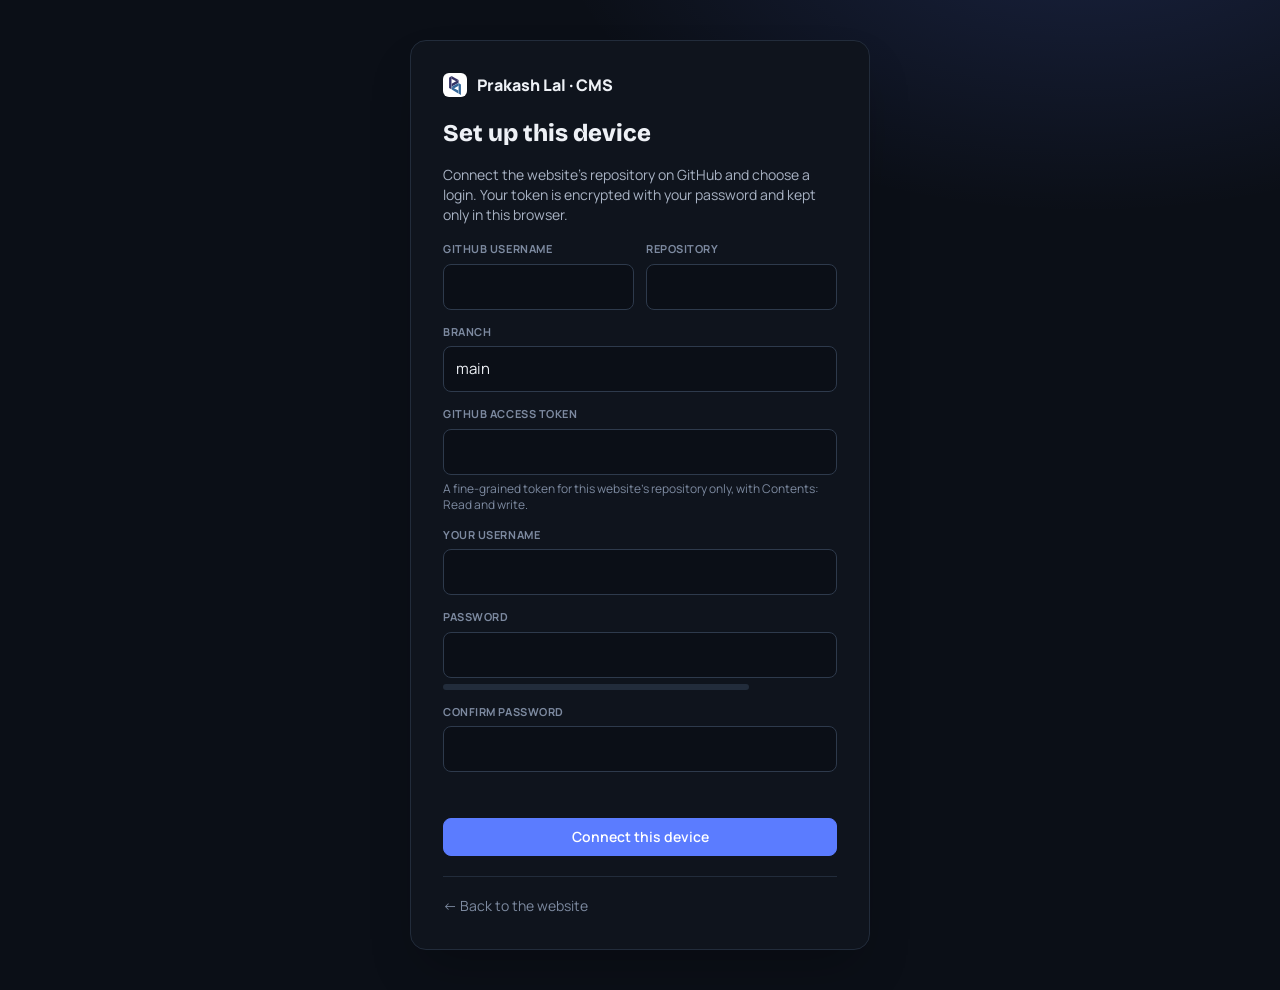
<file: admin.html>
<!doctype html>
<!-- Powered by Picaffectz | https://www.picaffectz.com -->
<!--
  Copyright (c) Picaffectz. All rights reserved.
  This source code is proprietary and confidential. Unauthorized copying or distribution is prohibited.
-->
<html lang="en">
<head>
<meta charset="utf-8">
<meta name="viewport" content="width=device-width,initial-scale=1,viewport-fit=cover">
<meta name="robots" content="noindex">
<title>Control Panel</title>
<link rel="preconnect" href="https://fonts.googleapis.com">
<link rel="stylesheet" href="https://fonts.googleapis.com/css2?family=Bricolage+Grotesque:opsz,wght@12..96,600;12..96,800&family=JetBrains+Mono:wght@400;500&family=Manrope:wght@400;500;600;700;800&display=swap">
<link rel="stylesheet" href="cms/admin.css?v=a65d1cd">
</head>
<body class="bg-ink-950 text-ink-100 antialiased">
<div id="root"></div>
<noscript>The site CMS needs JavaScript.</noscript>
<script src="cms/admin.js?v=a65d1cd"></script>
</body>
</html>
</file>
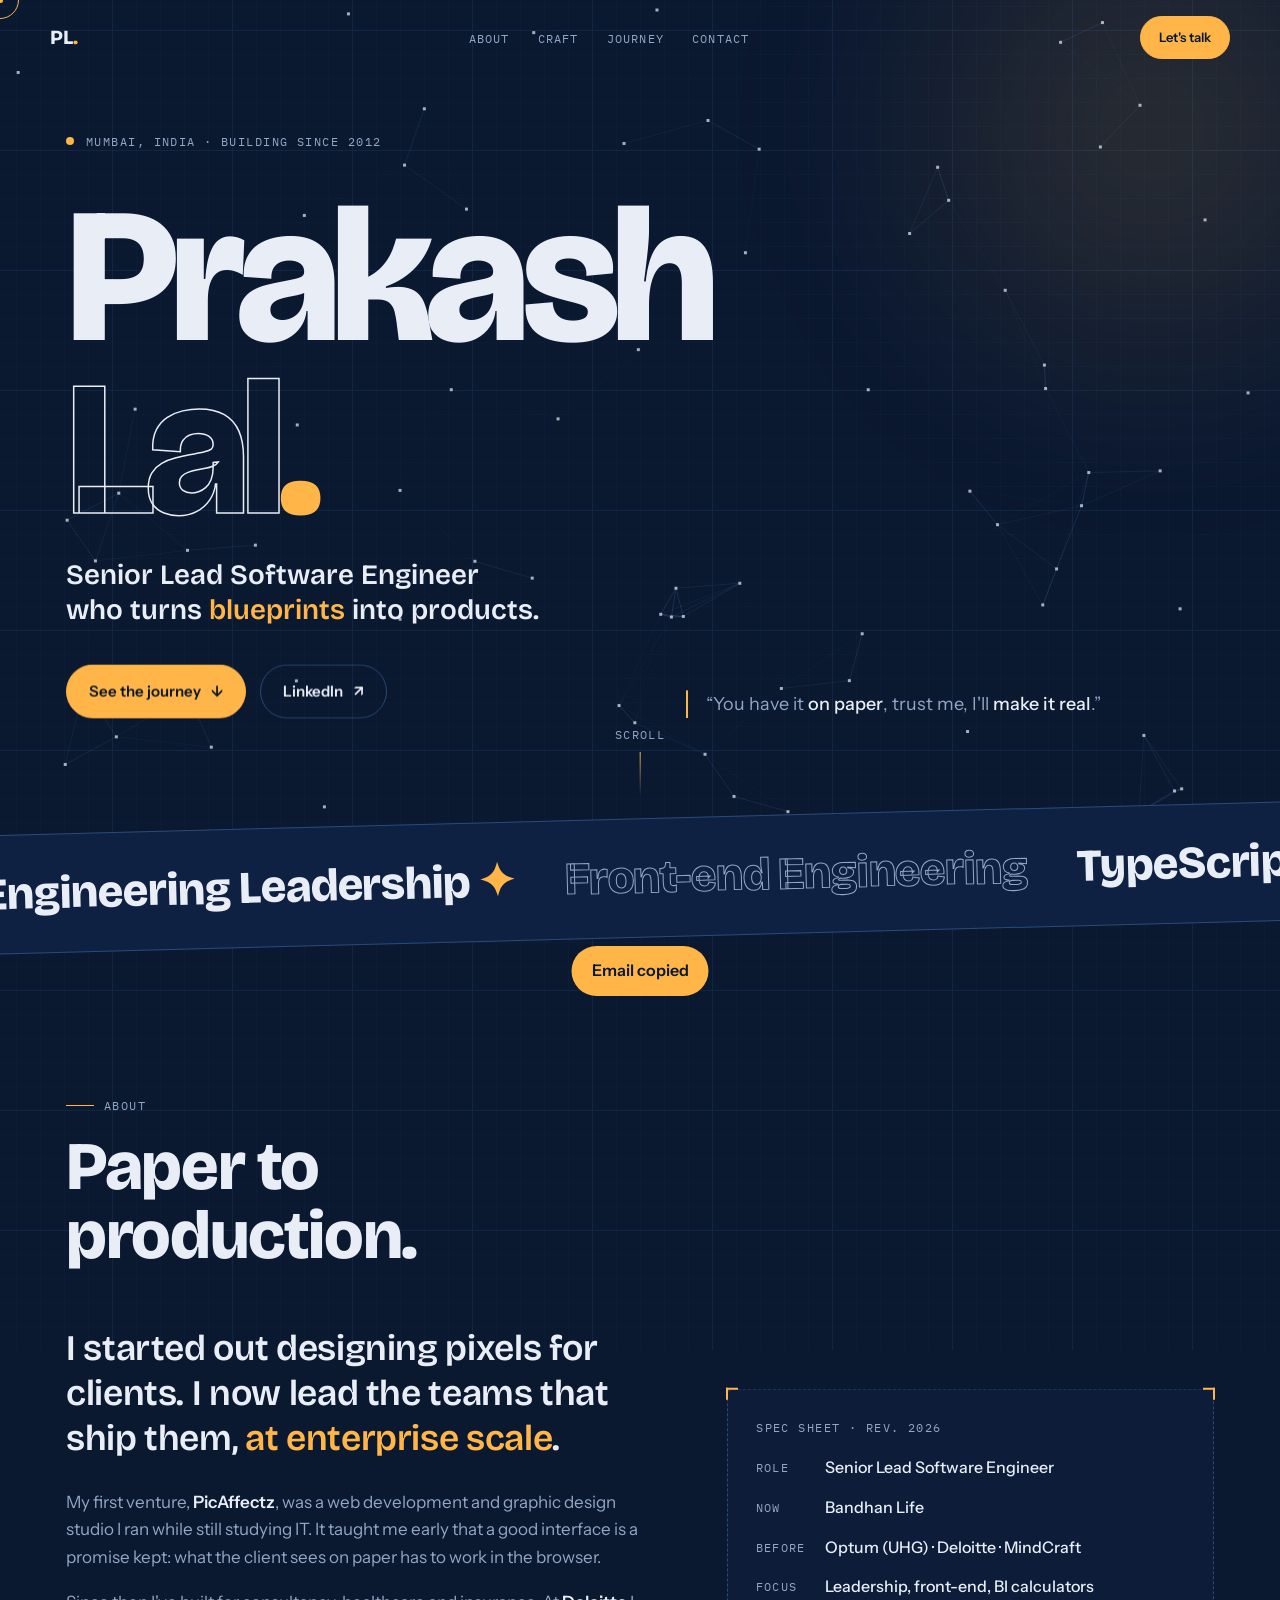
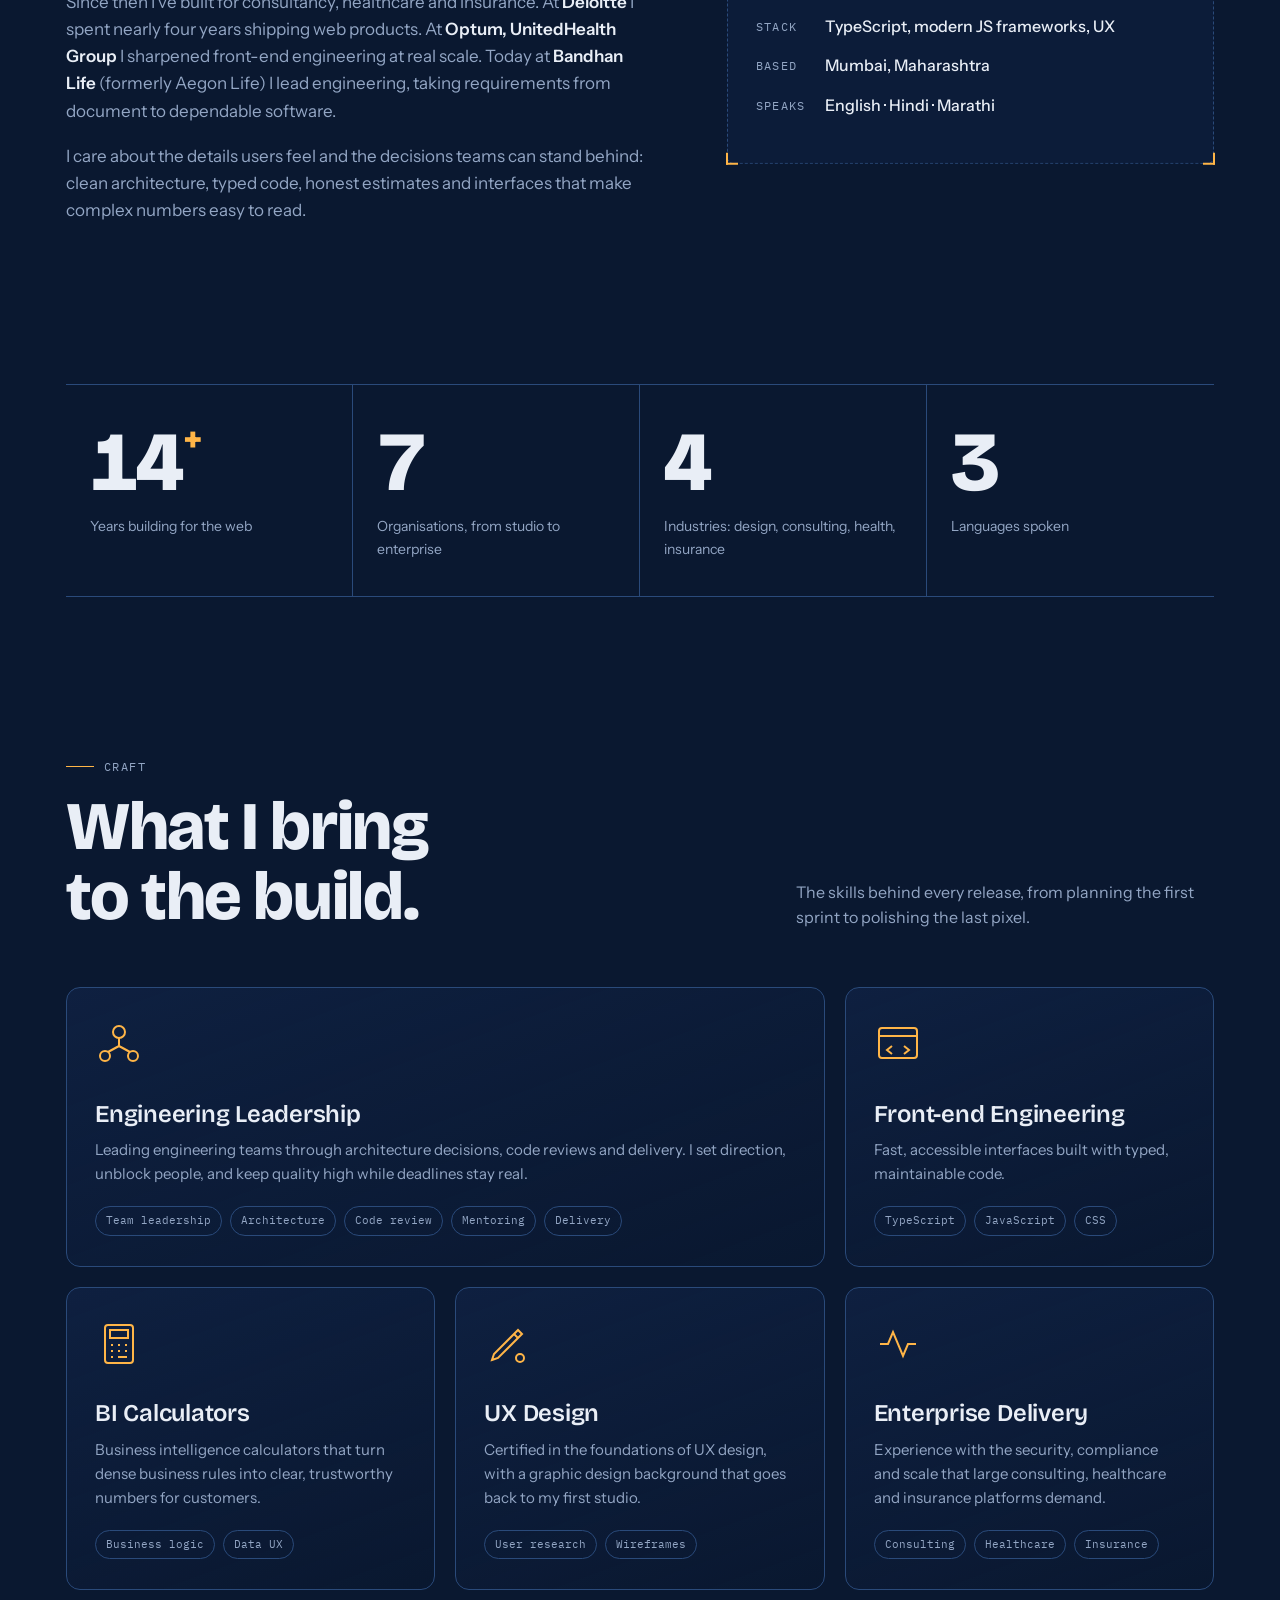
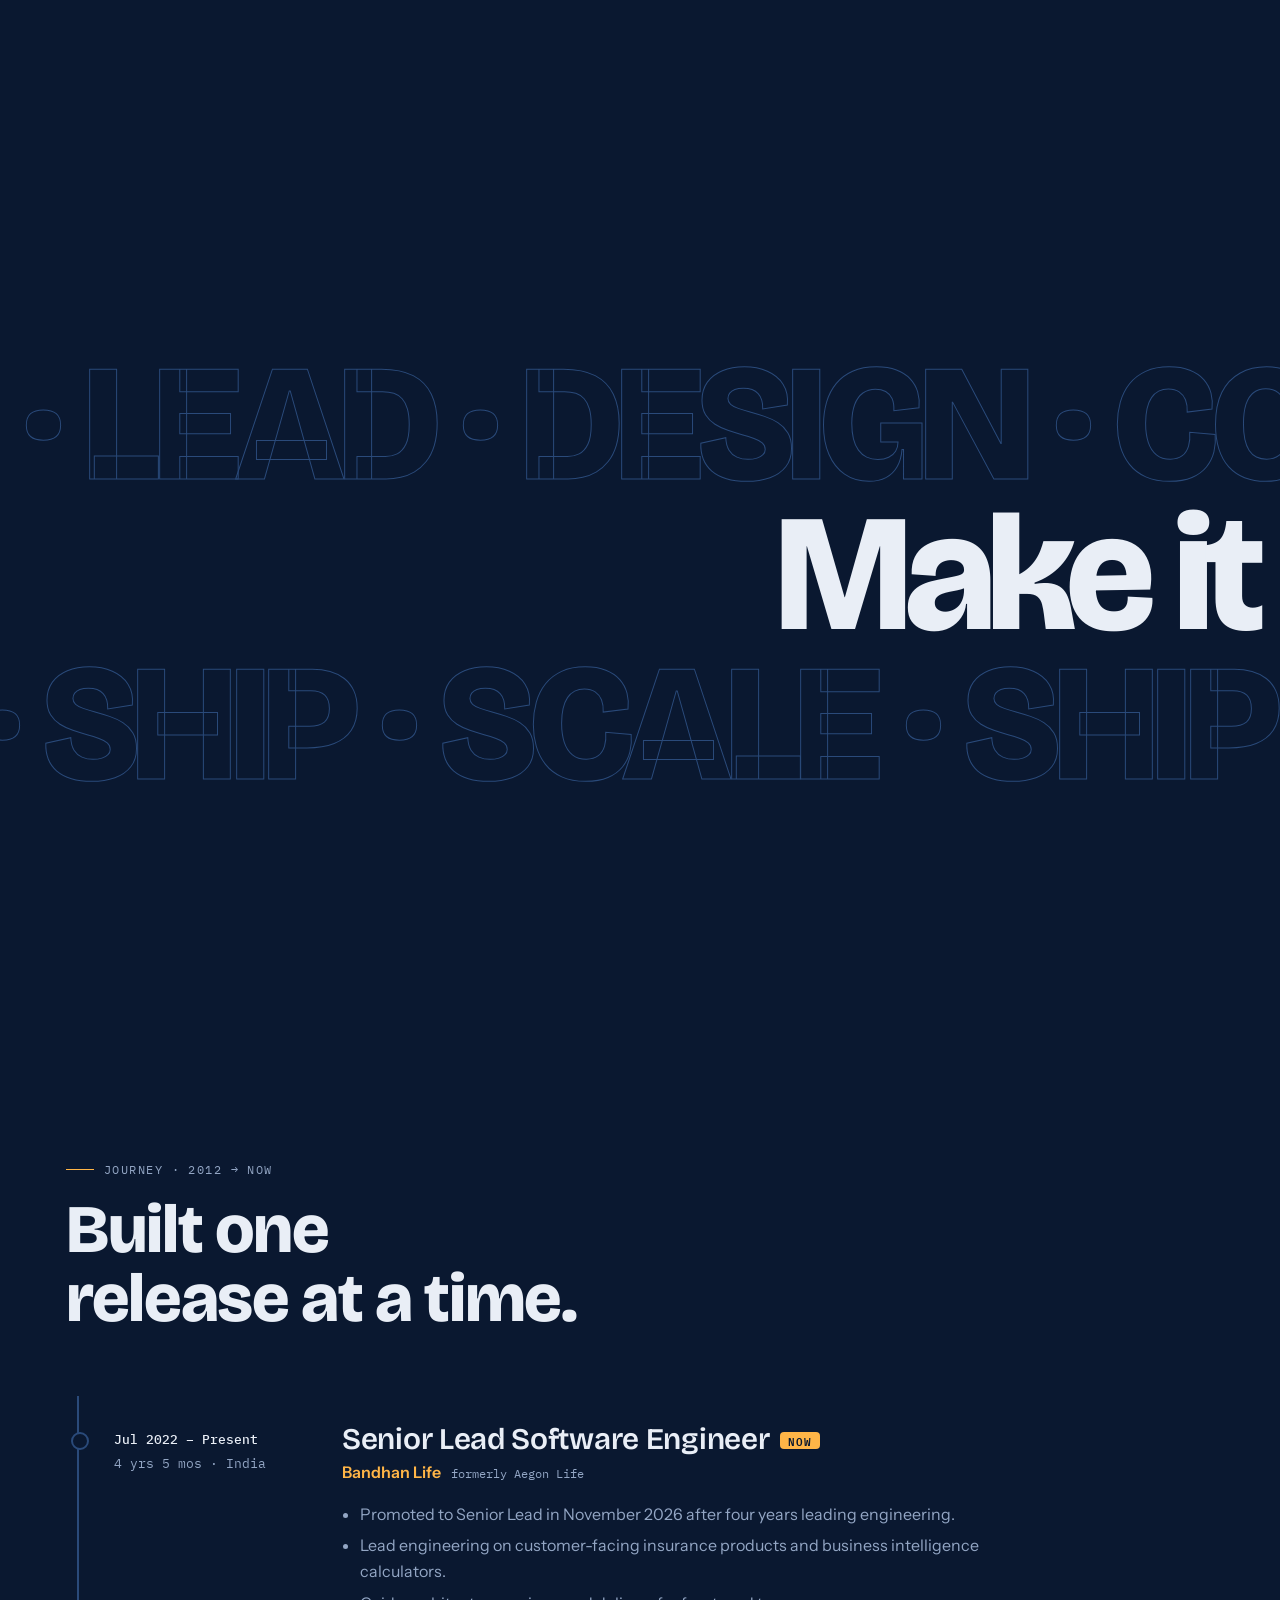
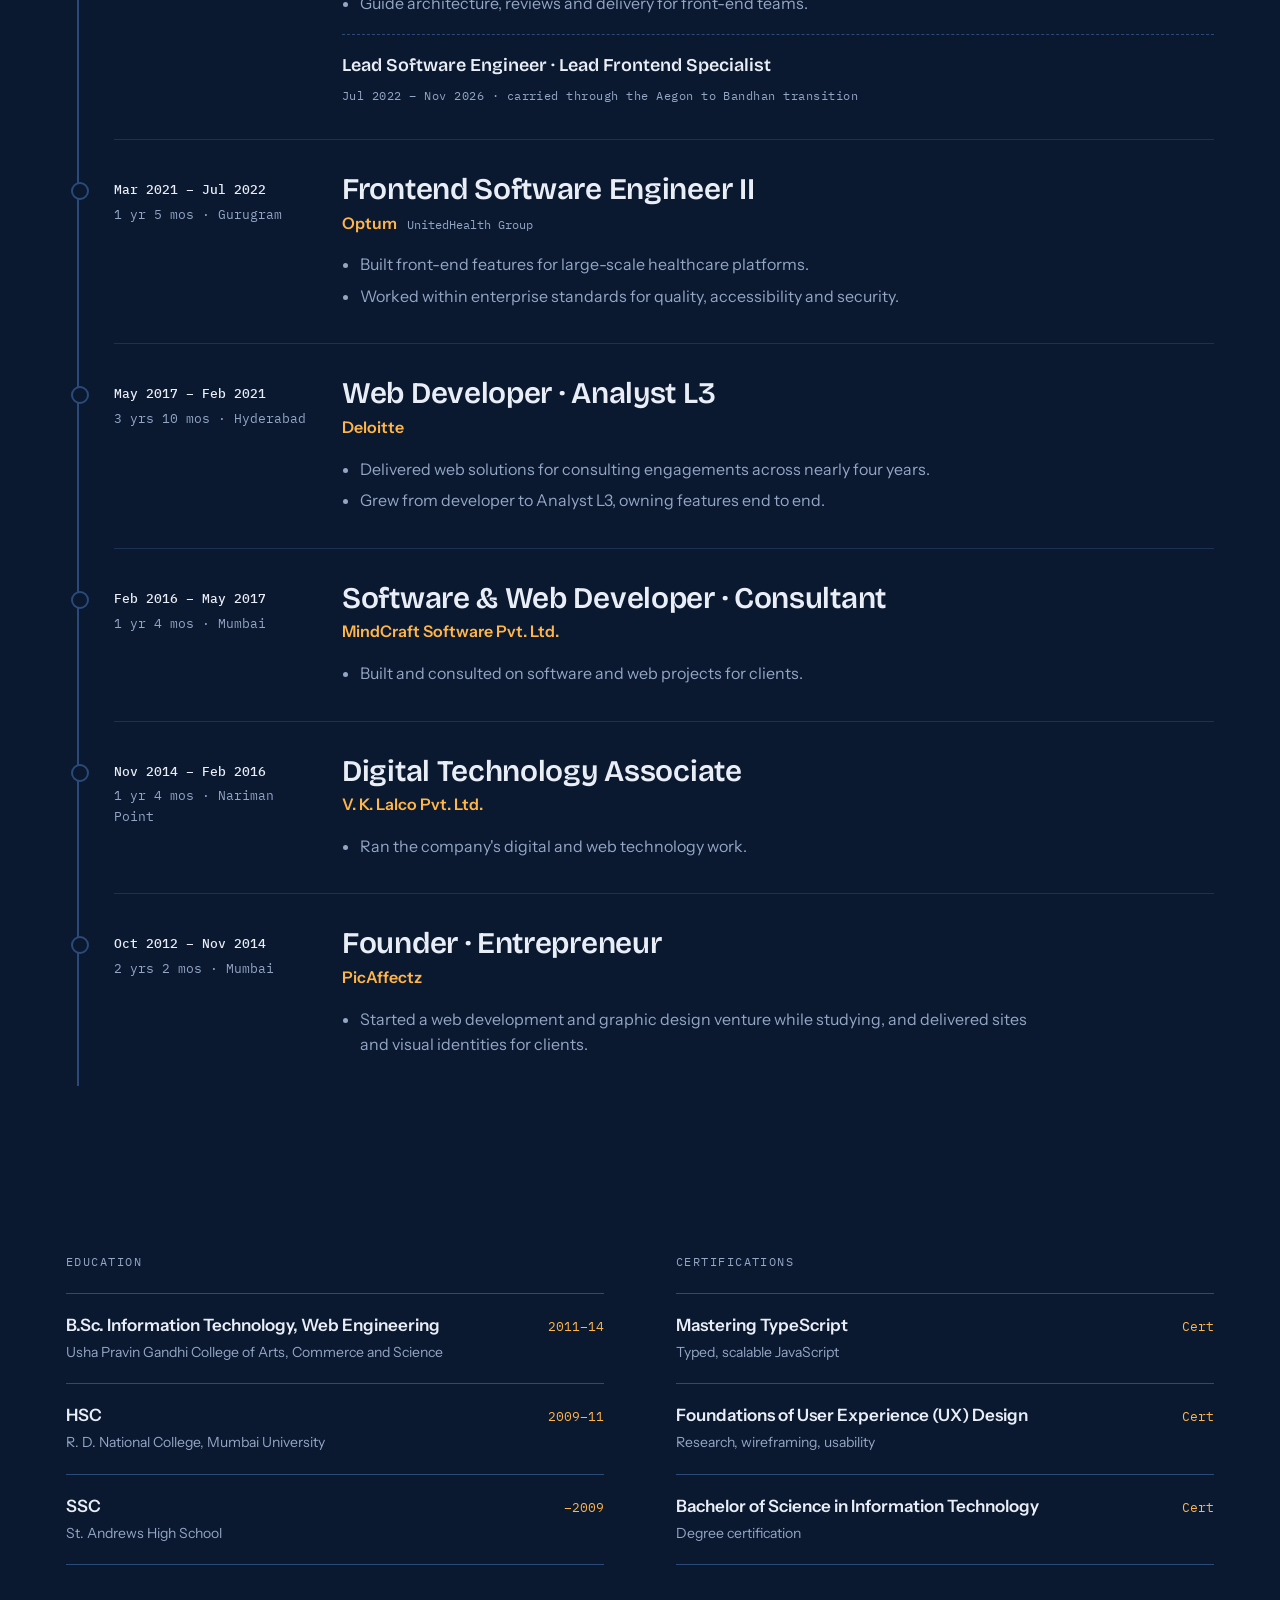
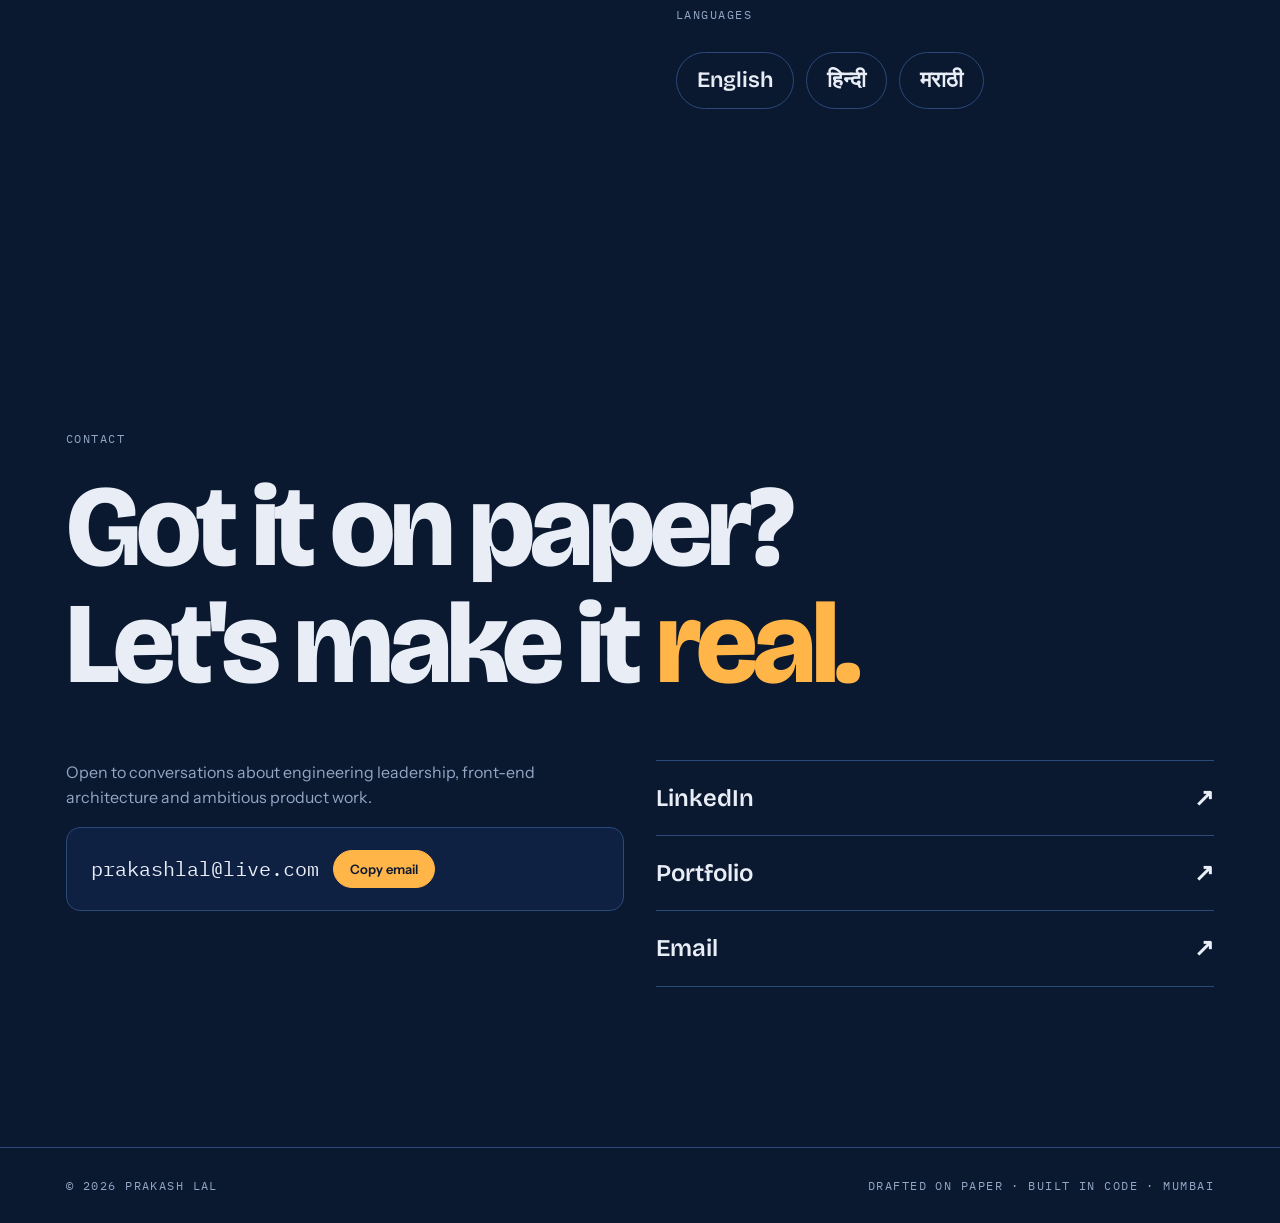
<file: blueprint.html>
<!doctype html>
<html lang="en">
<head>
<meta charset="utf-8">
<meta name="viewport" content="width=device-width,initial-scale=1,viewport-fit=cover">
<style>body{margin:0}img{max-width:100%}[hidden]{display:none!important}</style>
<title>Prakash Lal</title>
<meta name="claude:viewport-fit-sides" content="cover">
<link rel="preconnect" href="https://fonts.googleapis.com">
<link rel="stylesheet" href="https://fonts.googleapis.com/css2?family=Bricolage+Grotesque:opsz,wght@12..96,400;12..96,600;12..96,800&family=Instrument+Sans:wght@400;500;600&family=IBM+Plex+Mono:wght@400;500&display=swap">
<style>
/* Layout: a blueprint sheet that becomes a built product as you scroll — layered grid planes, annotation marks, one long parallax page */
:root{
  --ink:#0A1830;        /* blueprint ground */
  --ink-2:#0F2142;      /* raised plane */
  --line:#2A4A7A;       /* drafting line */
  --chalk:#E9EEF6;      /* primary text */
  --muted:#93A6C4;      /* secondary text */
  --amber:#FFB547;      /* the "made real" accent */
  --amber-soft:rgba(255,181,71,.14);
  --f-display:"Bricolage Grotesque","Avenir Next","Segoe UI",sans-serif;
  --f-body:"Instrument Sans","Helvetica Neue",Arial,sans-serif;
  --f-mono:"IBM Plex Mono",ui-monospace,"SFMono-Regular",Menlo,monospace;
  --gut-l:max(16px,env(safe-area-inset-left,0px));
  --gut-r:max(16px,env(safe-area-inset-right,0px));
  color-scheme:dark;
}
*{box-sizing:border-box}
html{scroll-behavior:smooth}
body{background:var(--ink);color:var(--chalk);font-family:var(--f-body);font-size:16px;line-height:1.6;overflow-x:hidden;-webkit-font-smoothing:antialiased}
body::before{content:"";position:fixed;inset:0 0 auto;height:env(safe-area-inset-top,0px);z-index:60;background:var(--ink)}
::selection{background:var(--amber);color:var(--ink)}
a{color:inherit}
:focus-visible{outline:2px solid var(--amber);outline-offset:3px;border-radius:4px}
.wrap{max-width:1180px;margin:0 auto;padding-left:var(--gut-l);padding-right:var(--gut-r);position:relative}
.mono{font-family:var(--f-mono);font-size:12px;letter-spacing:.12em;text-transform:uppercase;color:var(--muted)}
h1,h2,h3{font-family:var(--f-display);text-wrap:balance;margin:0;line-height:1.02}
h2{font-size:clamp(34px,6vw,68px);font-weight:800;letter-spacing:-.02em}
p{margin:0}

/* ---------- fixed layered grid planes (parallax ground) ---------- */
.plane{position:fixed;inset:-50% -10%;pointer-events:none;z-index:0;will-change:transform}
.plane.p1{background-image:linear-gradient(var(--line) 1px,transparent 1px),linear-gradient(90deg,var(--line) 1px,transparent 1px);background-size:120px 120px;opacity:.22}
.plane.p2{background-image:linear-gradient(var(--line) 1px,transparent 1px),linear-gradient(90deg,var(--line) 1px,transparent 1px);background-size:24px 24px;opacity:.08}
.glow{position:fixed;width:60vmax;height:60vmax;border-radius:50%;filter:blur(80px);pointer-events:none;z-index:0;background:radial-gradient(circle,rgba(255,181,71,.16),transparent 60%);top:-20vmax;right:-20vmax;will-change:transform}
main,header,footer{position:relative;z-index:2}

/* ---------- nav ---------- */
.nav{position:fixed;top:env(safe-area-inset-top,0px);left:0;right:0;z-index:50;padding-left:var(--gut-l);padding-right:var(--gut-r);transition:background .4s,backdrop-filter .4s}
.nav.solid{background:rgba(10,24,48,.78);backdrop-filter:blur(12px);border-bottom:1px solid rgba(42,74,122,.5)}
.nav-in{max-width:1180px;margin:0 auto;display:flex;align-items:center;justify-content:space-between;padding-block:16px;gap:16px}
.logo{font-family:var(--f-display);font-weight:800;font-size:20px;text-decoration:none;letter-spacing:-.02em}
.logo span{color:var(--amber)}
.nav ul{display:flex;gap:28px;list-style:none;margin:0;padding:0}
.nav ul a{text-decoration:none;font-family:var(--f-mono);font-size:12px;letter-spacing:.1em;text-transform:uppercase;color:var(--muted);transition:color .2s}
.nav ul a:hover{color:var(--amber)}
.progress{position:absolute;left:0;bottom:-1px;height:2px;background:var(--amber);width:0}
@media (max-width:720px){.nav ul{display:none}}

/* ---------- hero ---------- */
.hero{position:relative;min-height:min(820px,100svh);display:flex;align-items:center;overflow:hidden;padding-block:120px 80px}
#net{position:absolute;inset:0;width:100%;height:100%;z-index:0}
.hero .wrap{width:100%;z-index:2}
.hero-tag{display:flex;align-items:center;gap:12px;margin-bottom:28px}
.hero-tag .dot{width:8px;height:8px;border-radius:50%;background:var(--amber);box-shadow:0 0 0 0 rgba(255,181,71,.6);animation:ping 2s infinite}
@keyframes ping{70%{box-shadow:0 0 0 12px rgba(255,181,71,0)}100%{box-shadow:0 0 0 0 rgba(255,181,71,0)}}
.name{font-size:clamp(64px,15vw,200px);font-weight:800;letter-spacing:-.045em;line-height:.86;position:relative}
.name .row{display:block;overflow:hidden;padding-bottom:.04em}
.name .row>span{display:inline-block;animation:rise 1.1s cubic-bezier(.2,.8,.2,1) both}
.name .row:nth-child(2)>span{animation-delay:.12s}
.name .outline{color:transparent;-webkit-text-stroke:1.5px var(--chalk)}
.name .outline .fill{color:var(--amber);-webkit-text-stroke:0}
@keyframes rise{from{transform:translateY(105%)}to{transform:none}}
.dim{position:absolute;right:0;top:50%;display:flex;flex-direction:column;align-items:center;gap:6px;color:var(--muted)}
.hero-sub{display:grid;grid-template-columns:minmax(0,1.1fr) minmax(0,1fr);gap:40px;margin-top:44px;align-items:end}
.role{font-family:var(--f-display);font-size:clamp(20px,2.4vw,28px);font-weight:600;line-height:1.25}
.role .scr{color:var(--amber)}
.quote{font-size:18px;color:var(--muted);border-left:2px solid var(--amber);padding-left:18px;max-width:420px}
.quote b{color:var(--chalk);font-weight:500}
.cta-row{display:flex;gap:14px;flex-wrap:wrap;margin-top:36px}
.btn{display:inline-flex;align-items:center;gap:10px;padding:14px 22px;border-radius:999px;text-decoration:none;font-weight:600;font-size:15px;border:1px solid var(--line);background:transparent;color:var(--chalk);cursor:pointer;font-family:var(--f-body);transition:background .25s,color .25s,border-color .25s;will-change:transform}
.btn.primary{background:var(--amber);color:var(--ink);border-color:var(--amber)}
.btn:hover{border-color:var(--amber)}
.btn.primary:hover{background:var(--chalk);border-color:var(--chalk)}
.scroll-hint{position:absolute;left:50%;bottom:24px;transform:translateX(-50%);z-index:2;display:flex;flex-direction:column;align-items:center;gap:8px}
.scroll-hint i{width:1px;height:44px;background:linear-gradient(var(--amber),transparent);animation:drip 2s infinite}
@keyframes drip{0%{transform:scaleY(0);transform-origin:top}50%{transform:scaleY(1);transform-origin:top}51%{transform-origin:bottom}100%{transform:scaleY(0);transform-origin:bottom}}
@media (max-width:820px){.hero-sub{grid-template-columns:1fr;gap:24px}.dim{display:none}}

/* ---------- marquee ---------- */
.marquee{border-block:1px solid var(--line);overflow:hidden;padding-block:22px;background:var(--ink-2);transform:rotate(-1.5deg) scale(1.03);position:relative;z-index:3}
.track{display:flex;gap:48px;width:max-content;animation:slide 38s linear infinite}
.track span{font-family:var(--f-display);font-weight:800;font-size:clamp(26px,4vw,44px);white-space:nowrap;letter-spacing:-.02em}
.track span:nth-child(even){color:transparent;-webkit-text-stroke:1px var(--muted)}
.track em{font-style:normal;color:var(--amber)}
@keyframes slide{to{transform:translateX(-50%)}}

/* ---------- sections ---------- */
section{position:relative;padding-block:clamp(90px,14vw,160px)}
.sec-head{display:flex;justify-content:space-between;align-items:end;gap:24px;flex-wrap:wrap;margin-bottom:56px}
.sec-head .mono{display:flex;gap:10px;align-items:center;margin-bottom:16px}
.sec-head .mono::before{content:"";width:28px;height:1px;background:var(--amber)}

/* about */
.about-grid{display:grid;grid-template-columns:minmax(0,1.2fr) minmax(0,1fr);gap:clamp(32px,6vw,80px);align-items:start}
.about-lead{font-family:var(--f-display);font-size:clamp(24px,3vw,36px);font-weight:600;line-height:1.25;letter-spacing:-.01em}
.about-lead .hl{color:var(--amber)}
.about-body{display:flex;flex-direction:column;gap:18px;color:var(--muted);max-width:62ch;font-size:17px}
.about-body strong{color:var(--chalk);font-weight:600}
.sheet{position:relative;border:1px dashed var(--line);border-radius:6px;padding:28px;background:rgba(15,33,66,.55)}
.sheet .corner{position:absolute;width:12px;height:12px;border:2px solid var(--amber)}
.sheet .c1{top:-2px;left:-2px;border-right:0;border-bottom:0}.sheet .c2{top:-2px;right:-2px;border-left:0;border-bottom:0}
.sheet .c3{bottom:-2px;left:-2px;border-right:0;border-top:0}.sheet .c4{bottom:-2px;right:-2px;border-left:0;border-top:0}
.spec{display:grid;grid-template-columns:auto minmax(0,1fr);gap:14px 20px;margin-top:18px}
.spec dt{font-family:var(--f-mono);font-size:12px;letter-spacing:.1em;text-transform:uppercase;color:var(--muted);padding-top:3px}
.spec dd{margin:0;font-weight:500}
@media (max-width:860px){.about-grid{grid-template-columns:1fr}}

/* stats */
.stats{display:grid;grid-template-columns:repeat(4,minmax(0,1fr));border-top:1px solid var(--line);border-bottom:1px solid var(--line)}
.stat{padding:36px 24px;border-right:1px solid var(--line)}
.stat:last-child{border-right:0}
.stat .n{font-family:var(--f-display);font-size:clamp(48px,7vw,84px);font-weight:800;letter-spacing:-.04em;line-height:1;font-variant-numeric:tabular-nums}
.stat .n sup{color:var(--amber);font-size:.45em;vertical-align:top;margin-left:2px}
.stat p{margin-top:10px;color:var(--muted);font-size:14px}
@media (max-width:760px){.stats{grid-template-columns:repeat(2,minmax(0,1fr))}.stat:nth-child(2){border-right:0}.stat:nth-child(-n+2){border-bottom:1px solid var(--line)}}

/* capabilities */
.caps{display:grid;grid-template-columns:repeat(3,minmax(0,1fr));gap:20px}
.cap{position:relative;padding:32px 28px 30px;border:1px solid var(--line);border-radius:14px;background:linear-gradient(160deg,rgba(15,33,66,.9),rgba(10,24,48,.6));transform-style:preserve-3d;transition:border-color .3s;overflow:hidden;min-width:0}
.cap::after{content:"";position:absolute;inset:0;background:radial-gradient(400px circle at var(--mx,50%) var(--my,50%),var(--amber-soft),transparent 45%);opacity:0;transition:opacity .3s;pointer-events:none}
.cap:hover{border-color:rgba(255,181,71,.5)}
.cap:hover::after{opacity:1}
.cap .ico{width:48px;height:48px;margin-bottom:26px;color:var(--amber)}
.cap h3{font-size:24px;font-weight:600;margin-bottom:12px;letter-spacing:-.01em}
.cap p{color:var(--muted);font-size:15px}
.cap .tags{display:flex;flex-wrap:wrap;gap:8px;margin-top:20px}
.cap .tags span{font-family:var(--f-mono);font-size:11px;padding:5px 10px;border:1px solid var(--line);border-radius:99px;color:var(--muted)}
.cap.wide{grid-column:span 2}
@media (max-width:900px){.caps{grid-template-columns:1fr 1fr}.cap.wide{grid-column:span 2}}
@media (max-width:600px){.caps{grid-template-columns:1fr}.cap.wide{grid-column:auto}}

/* timeline */
.tl{position:relative;padding-left:48px}
.tl-rail{position:absolute;left:11px;top:6px;bottom:6px;width:2px;background:var(--line)}
.tl-fill{position:absolute;left:0;top:0;width:100%;height:0;background:linear-gradient(var(--amber),#ffd593);box-shadow:0 0 14px rgba(255,181,71,.6)}
.job{position:relative;display:grid;grid-template-columns:200px minmax(0,1fr);gap:28px;padding-block:34px;border-bottom:1px solid rgba(42,74,122,.5)}
.job:last-child{border-bottom:0}
.job::before{content:"";position:absolute;left:-43px;top:42px;width:14px;height:14px;border-radius:50%;background:var(--ink);border:2px solid var(--line);transition:border-color .4s,background .4s,box-shadow .4s}
.job.lit::before{border-color:var(--amber);background:var(--amber);box-shadow:0 0 0 6px var(--amber-soft)}
.job .when{font-family:var(--f-mono);font-size:13px;color:var(--muted);font-variant-numeric:tabular-nums;padding-top:6px}
.job .when b{display:block;color:var(--chalk);font-weight:500;margin-bottom:4px}
.job h3{font-size:clamp(22px,2.6vw,30px);font-weight:600;letter-spacing:-.01em}
.job .org{color:var(--amber);font-weight:600;margin-top:6px;display:flex;gap:10px;flex-wrap:wrap;align-items:baseline}
.job .org small{color:var(--muted);font-weight:400;font-family:var(--f-mono);font-size:12px}
.job ul{margin:16px 0 0;padding-left:18px;color:var(--muted);display:flex;flex-direction:column;gap:6px;max-width:64ch}
.job .badge{display:inline-block;font-family:var(--f-mono);font-size:11px;letter-spacing:.08em;text-transform:uppercase;color:var(--ink);background:var(--amber);padding:3px 8px;border-radius:4px;margin-left:4px;vertical-align:middle}
.job .sub{margin-top:18px;padding-top:16px;border-top:1px dashed var(--line)}
.job .sub h4{margin:0;font-family:var(--f-display);font-size:18px;font-weight:600}
@media (max-width:720px){.job{grid-template-columns:1fr;gap:10px}.tl{padding-left:36px}.job::before{left:-31px}.tl-rail{left:5px}}

/* education + languages */
.edu-grid{display:grid;grid-template-columns:minmax(0,1fr) minmax(0,1fr);gap:clamp(32px,6vw,72px)}
.list-rows{display:flex;flex-direction:column}
.lr{display:grid;grid-template-columns:minmax(0,1fr) auto;gap:16px;padding-block:20px;border-bottom:1px solid var(--line);align-items:baseline}
.lr:first-child{border-top:1px solid var(--line)}
.lr h3{font-family:var(--f-body);font-size:17px;font-weight:600;line-height:1.35}
.lr p{color:var(--muted);font-size:14px;margin-top:4px}
.lr .yr{font-family:var(--f-mono);font-size:13px;color:var(--amber);font-variant-numeric:tabular-nums;white-space:nowrap}
.langs{display:flex;gap:12px;flex-wrap:wrap;margin-top:28px}
.langs span{font-family:var(--f-display);font-size:22px;font-weight:600;padding:10px 20px;border:1px solid var(--line);border-radius:99px}
@media (max-width:820px){.edu-grid{grid-template-columns:1fr}}

/* big statement parallax */
.statement{padding-block:clamp(100px,16vw,200px);overflow:hidden}
.statement .layer{font-family:var(--f-display);font-weight:800;font-size:clamp(56px,13vw,180px);letter-spacing:-.045em;line-height:.9;white-space:nowrap;will-change:transform}
.statement .l1{color:transparent;-webkit-text-stroke:1px var(--line)}
.statement .l2{color:var(--chalk)}
.statement .l2 span{color:var(--amber)}
.statement .l3{color:transparent;-webkit-text-stroke:1px var(--line)}

/* contact */
.contact{text-align:left}
.contact h2{font-size:clamp(44px,9vw,120px);letter-spacing:-.04em}
.contact h2 span{color:var(--amber)}
.contact-row{display:grid;grid-template-columns:minmax(0,1fr) minmax(0,1fr);gap:32px;margin-top:56px;align-items:start}
.mail{display:flex;align-items:center;gap:14px;flex-wrap:wrap;padding:22px 24px;border:1px solid var(--line);border-radius:14px;background:var(--ink-2)}
.mail code{font-family:var(--f-mono);font-size:clamp(15px,2.2vw,20px);color:var(--chalk);user-select:all;word-break:break-all}
.mail .btn{padding:10px 16px;font-size:13px}
.links{display:flex;flex-direction:column}
.links a{display:flex;justify-content:space-between;align-items:center;padding-block:18px;border-bottom:1px solid var(--line);text-decoration:none;font-family:var(--f-display);font-size:24px;font-weight:600;transition:color .25s,padding .3s}
.links a:first-child{border-top:1px solid var(--line)}
.links a:hover{color:var(--amber);padding-left:10px}
.links a .arr{transition:transform .3s}
.links a:hover .arr{transform:translate(4px,-4px)}
@media (max-width:820px){.contact-row{grid-template-columns:1fr}}
footer{padding-block:28px;border-top:1px solid var(--line)}
footer .wrap{display:flex;justify-content:space-between;gap:16px;flex-wrap:wrap}

/* reveal: visible at rest; only below-fold items are deferred by JS */
.rv{transition:transform 1s cubic-bezier(.2,.8,.2,1),opacity 1s,filter 1s}
.rv.wait{transform:translateY(48px);opacity:0;filter:blur(6px)}

/* cursor */
.cur,.cur-dot{position:fixed;left:0;top:0;pointer-events:none;z-index:100;border-radius:50%;display:none}
.cur{width:38px;height:38px;border:1px solid var(--amber);margin:-19px 0 0 -19px;transition:width .25s,height .25s,margin .25s,background .25s}
.cur.big{width:72px;height:72px;margin:-36px 0 0 -36px;background:var(--amber-soft)}
.cur-dot{width:5px;height:5px;background:var(--amber);margin:-2.5px 0 0 -2.5px}
@media (hover:hover) and (pointer:fine){.cur,.cur-dot{display:block}}

.toast{position:fixed;left:50%;bottom:calc(24px + env(safe-area-inset-bottom,0px));transform:translate(-50%,120px);background:var(--amber);color:var(--ink);font-weight:600;padding:12px 20px;border-radius:99px;z-index:80;transition:transform .4s cubic-bezier(.2,.8,.2,1)}
.toast.on{transform:translate(-50%,0)}

@media (prefers-reduced-motion:reduce){
  *,*::before,*::after{animation:none!important;transition:none!important;scroll-behavior:auto!important}
  .rv.wait{transform:none;opacity:1;filter:none}
}
</style>
</head>
<body>


<div class="plane p1" data-plane="0.15"></div>
<div class="plane p2" data-plane="0.35"></div>
<div class="glow" data-plane="-0.2"></div>
<div class="cur" aria-hidden="true"></div><div class="cur-dot" aria-hidden="true"></div>

<header class="nav" id="nav">
  <div class="nav-in">
    <a href="#top" class="logo">PL<span>.</span></a>
    <ul>
      <li><a href="#about">About</a></li>
      <li><a href="#craft">Craft</a></li>
      <li><a href="#journey">Journey</a></li>
      <li><a href="#contact">Contact</a></li>
    </ul>
    <a href="#contact" class="btn primary mag" style="padding:10px 18px;font-size:13px">Let's talk</a>
  </div>
  <div class="progress" id="prog"></div>
</header>

<main id="top">
  <!-- HERO -->
  <div class="hero">
    <canvas id="net" aria-hidden="true"></canvas>
    <div class="wrap">
      <div class="hero-tag mono"><span class="dot"></span>Mumbai, India · Building since 2012</div>
      <h1 class="name" data-speed="-0.12">
        <span class="row"><span>Prakash</span></span>
        <span class="row"><span class="outline">Lal<span class="fill">.</span></span></span>
      </h1>
      <div class="hero-sub" data-speed="-0.06">
        <div>
          <p class="role">Senior Lead Software Engineer<br>who turns <span class="scr" id="scr">blueprints</span> into products.</p>
          <div class="cta-row">
            <a href="#journey" class="btn primary mag">See the journey <span aria-hidden="true">↓</span></a>
            <a href="https://www.linkedin.com/in/prakashlal" target="_blank" rel="noopener" class="btn mag">LinkedIn <span aria-hidden="true">↗</span></a>
          </div>
        </div>
        <p class="quote">“You have it <b>on paper</b>, trust me, I'll <b>make it real</b>.”</p>
      </div>
    </div>
    <div class="scroll-hint mono" aria-hidden="true">Scroll<i></i></div>
  </div>

  <div class="marquee" aria-hidden="true">
    <div class="track" id="track">
      <span>Engineering Leadership <em>✦</em></span><span>Front-end Engineering</span>
      <span>TypeScript <em>✦</em></span><span>UX Design</span>
      <span>Business Intelligence Calculators <em>✦</em></span><span>Web Architecture</span>
    </div>
  </div>

  <!-- ABOUT -->
  <section id="about">
    <div class="wrap">
      <div class="sec-head rv"><div><p class="mono">About</p><h2>Paper to<br>production.</h2></div></div>
      <div class="about-grid">
        <div class="rv">
          <p class="about-lead">I started out designing pixels for clients. I now lead the teams that ship them, <span class="hl">at enterprise scale</span>.</p>
          <div class="about-body" style="margin-top:28px">
            <p>My first venture, <strong>PicAffectz</strong>, was a web development and graphic design studio I ran while still studying IT. It taught me early that a good interface is a promise kept: what the client sees on paper has to work in the browser.</p>
            <p>Since then I've built for consultancy, healthcare and insurance. At <strong>Deloitte</strong> I spent nearly four years shipping web products. At <strong>Optum, UnitedHealth Group</strong> I sharpened front-end engineering at real scale. Today at <strong>Bandhan Life</strong> (formerly Aegon Life) I lead engineering, taking requirements from document to dependable software.</p>
            <p>I care about the details users feel and the decisions teams can stand behind: clean architecture, typed code, honest estimates and interfaces that make complex numbers easy to read.</p>
          </div>
        </div>
        <aside class="sheet rv" data-speed="0.05">
          <span class="corner c1"></span><span class="corner c2"></span><span class="corner c3"></span><span class="corner c4"></span>
          <p class="mono">Spec sheet · Rev. 2026</p>
          <dl class="spec">
            <dt>Role</dt><dd>Senior Lead Software Engineer</dd>
            <dt>Now</dt><dd>Bandhan Life</dd>
            <dt>Before</dt><dd>Optum (UHG) · Deloitte · MindCraft</dd>
            <dt>Focus</dt><dd>Leadership, front-end, BI calculators</dd>
            <dt>Stack</dt><dd>TypeScript, modern JS frameworks, UX</dd>
            <dt>Based</dt><dd>Mumbai, Maharashtra</dd>
            <dt>Speaks</dt><dd>English · Hindi · Marathi</dd>
          </dl>
        </aside>
      </div>
    </div>
  </section>

  <!-- STATS -->
  <div class="wrap">
    <div class="stats rv">
      <div class="stat"><div class="n"><span data-count="14">14</span><sup>+</sup></div><p>Years building for the web</p></div>
      <div class="stat"><div class="n"><span data-count="7">7</span></div><p>Organisations, from studio to enterprise</p></div>
      <div class="stat"><div class="n"><span data-count="4">4</span></div><p>Industries: design, consulting, health, insurance</p></div>
      <div class="stat"><div class="n"><span data-count="3">3</span></div><p>Languages spoken</p></div>
    </div>
  </div>

  <!-- CRAFT -->
  <section id="craft">
    <div class="wrap">
      <div class="sec-head rv"><div><p class="mono">Craft</p><h2>What I bring<br>to the build.</h2></div>
        <p style="color:var(--muted);max-width:38ch">The skills behind every release, from planning the first sprint to polishing the last pixel.</p></div>
      <div class="caps">
        <article class="cap wide rv tilt">
          <svg class="ico" viewBox="0 0 48 48" fill="none" stroke="currentColor" stroke-width="2"><circle cx="24" cy="12" r="6"/><circle cx="10" cy="36" r="5"/><circle cx="38" cy="36" r="5"/><path d="M24 18v8M24 26l-11 6M24 26l11 6"/></svg>
          <h3>Engineering Leadership</h3>
          <p>Leading engineering teams through architecture decisions, code reviews and delivery. I set direction, unblock people, and keep quality high while deadlines stay real.</p>
          <div class="tags"><span>Team leadership</span><span>Architecture</span><span>Code review</span><span>Mentoring</span><span>Delivery</span></div>
        </article>
        <article class="cap rv tilt">
          <svg class="ico" viewBox="0 0 48 48" fill="none" stroke="currentColor" stroke-width="2"><rect x="5" y="8" width="38" height="30" rx="3"/><path d="M5 16h38M18 26l-5 4 5 4M30 26l5 4-5 4"/></svg>
          <h3>Front-end Engineering</h3>
          <p>Fast, accessible interfaces built with typed, maintainable code.</p>
          <div class="tags"><span>TypeScript</span><span>JavaScript</span><span>CSS</span></div>
        </article>
        <article class="cap rv tilt">
          <svg class="ico" viewBox="0 0 48 48" fill="none" stroke="currentColor" stroke-width="2"><rect x="10" y="5" width="28" height="38" rx="3"/><rect x="15" y="10" width="18" height="8"/><path d="M16 25h2M23 25h2M30 25h2M16 31h2M23 31h2M30 31h2M16 37h2M23 37h9"/></svg>
          <h3>BI Calculators</h3>
          <p>Business intelligence calculators that turn dense business rules into clear, trustworthy numbers for customers.</p>
          <div class="tags"><span>Business logic</span><span>Data UX</span></div>
        </article>
        <article class="cap rv tilt">
          <svg class="ico" viewBox="0 0 48 48" fill="none" stroke="currentColor" stroke-width="2"><path d="M8 40l6-2L38 14l-4-4L10 34z"/><path d="M30 14l4 4"/><circle cx="36" cy="38" r="4"/></svg>
          <h3>UX Design</h3>
          <p>Certified in the foundations of UX design, with a graphic design background that goes back to my first studio.</p>
          <div class="tags"><span>User research</span><span>Wireframes</span></div>
        </article>
        <article class="cap rv tilt">
          <svg class="ico" viewBox="0 0 48 48" fill="none" stroke="currentColor" stroke-width="2"><path d="M6 24h8l5-12 10 24 5-12h8"/></svg>
          <h3>Enterprise Delivery</h3>
          <p>Experience with the security, compliance and scale that large consulting, healthcare and insurance platforms demand.</p>
          <div class="tags"><span>Consulting</span><span>Healthcare</span><span>Insurance</span></div>
        </article>
      </div>
    </div>
  </section>

  <!-- STATEMENT -->
  <div class="statement" aria-hidden="true">
    <div class="layer l1" data-x="-0.25">DESIGN · CODE · LEAD · DESIGN · CODE</div>
    <div class="layer l2" data-x="0.3">Make it <span>real.</span> Make it <span>real.</span></div>
    <div class="layer l3" data-x="-0.2">SHIP · SCALE · SHIP · SCALE · SHIP</div>
  </div>

  <!-- JOURNEY -->
  <section id="journey">
    <div class="wrap">
      <div class="sec-head rv"><div><p class="mono">Journey · 2012 → now</p><h2>Built one<br>release at a time.</h2></div></div>
      <div class="tl" id="tl">
        <div class="tl-rail"><div class="tl-fill" id="tlfill"></div></div>

        <div class="job rv">
          <div class="when"><b>Jul 2022 – Present</b>4 yrs 5 mos · India</div>
          <div>
            <h3>Senior Lead Software Engineer <span class="badge">Now</span></h3>
            <p class="org">Bandhan Life <small>formerly Aegon Life</small></p>
            <ul>
              <li>Promoted to Senior Lead in November 2026 after four years leading engineering.</li>
              <li>Lead engineering on customer-facing insurance products and business intelligence calculators.</li>
              <li>Guide architecture, reviews and delivery for front-end teams.</li>
            </ul>
            <div class="sub">
              <h4>Lead Software Engineer · Lead Frontend Specialist</h4>
              <p class="mono" style="margin-top:6px;text-transform:none;letter-spacing:.04em">Jul 2022 – Nov 2026 · carried through the Aegon to Bandhan transition</p>
            </div>
          </div>
        </div>

        <div class="job rv">
          <div class="when"><b>Mar 2021 – Jul 2022</b>1 yr 5 mos · Gurugram</div>
          <div>
            <h3>Frontend Software Engineer II</h3>
            <p class="org">Optum <small>UnitedHealth Group</small></p>
            <ul>
              <li>Built front-end features for large-scale healthcare platforms.</li>
              <li>Worked within enterprise standards for quality, accessibility and security.</li>
            </ul>
          </div>
        </div>

        <div class="job rv">
          <div class="when"><b>May 2017 – Feb 2021</b>3 yrs 10 mos · Hyderabad</div>
          <div>
            <h3>Web Developer · Analyst L3</h3>
            <p class="org">Deloitte</p>
            <ul>
              <li>Delivered web solutions for consulting engagements across nearly four years.</li>
              <li>Grew from developer to Analyst L3, owning features end to end.</li>
            </ul>
          </div>
        </div>

        <div class="job rv">
          <div class="when"><b>Feb 2016 – May 2017</b>1 yr 4 mos · Mumbai</div>
          <div>
            <h3>Software & Web Developer · Consultant</h3>
            <p class="org">MindCraft Software Pvt. Ltd.</p>
            <ul><li>Built and consulted on software and web projects for clients.</li></ul>
          </div>
        </div>

        <div class="job rv">
          <div class="when"><b>Nov 2014 – Feb 2016</b>1 yr 4 mos · Nariman Point</div>
          <div>
            <h3>Digital Technology Associate</h3>
            <p class="org">V. K. Lalco Pvt. Ltd.</p>
            <ul><li>Ran the company's digital and web technology work.</li></ul>
          </div>
        </div>

        <div class="job rv">
          <div class="when"><b>Oct 2012 – Nov 2014</b>2 yrs 2 mos · Mumbai</div>
          <div>
            <h3>Founder · Entrepreneur</h3>
            <p class="org">PicAffectz</p>
            <ul><li>Started a web development and graphic design venture while studying, and delivered sites and visual identities for clients.</li></ul>
          </div>
        </div>
      </div>
    </div>
  </section>

  <!-- EDUCATION -->
  <section id="education" style="padding-top:0">
    <div class="wrap">
      <div class="edu-grid">
        <div class="rv">
          <p class="mono" style="margin-bottom:22px">Education</p>
          <div class="list-rows">
            <div class="lr"><div><h3>B.Sc. Information Technology, Web Engineering</h3><p>Usha Pravin Gandhi College of Arts, Commerce and Science</p></div><span class="yr">2011–14</span></div>
            <div class="lr"><div><h3>HSC</h3><p>R. D. National College, Mumbai University</p></div><span class="yr">2009–11</span></div>
            <div class="lr"><div><h3>SSC</h3><p>St. Andrews High School</p></div><span class="yr">–2009</span></div>
          </div>
        </div>
        <div class="rv">
          <p class="mono" style="margin-bottom:22px">Certifications</p>
          <div class="list-rows">
            <div class="lr"><div><h3>Mastering TypeScript</h3><p>Typed, scalable JavaScript</p></div><span class="yr">Cert</span></div>
            <div class="lr"><div><h3>Foundations of User Experience (UX) Design</h3><p>Research, wireframing, usability</p></div><span class="yr">Cert</span></div>
            <div class="lr"><div><h3>Bachelor of Science in Information Technology</h3><p>Degree certification</p></div><span class="yr">Cert</span></div>
          </div>
          <p class="mono" style="margin-top:40px">Languages</p>
          <div class="langs"><span>English</span><span>हिन्दी</span><span>मराठी</span></div>
        </div>
      </div>
    </div>
  </section>

  <!-- CONTACT -->
  <section id="contact" class="contact">
    <div class="wrap">
      <p class="mono rv" style="margin-bottom:20px">Contact</p>
      <h2 class="rv">Got it on paper?<br>Let's make it <span>real.</span></h2>
      <div class="contact-row">
        <div class="rv">
          <p style="color:var(--muted);margin-bottom:16px;max-width:44ch">Open to conversations about engineering leadership, front-end architecture and ambitious product work.</p>
          <div class="mail">
            <code id="email">prakashlal@live.com</code>
            <button class="btn primary mag" id="copy" type="button">Copy email</button>
          </div>
        </div>
        <nav class="links rv" aria-label="Profiles">
          <a href="https://www.linkedin.com/in/prakashlal" target="_blank" rel="noopener">LinkedIn <span class="arr">↗</span></a>
          <a href="https://iprakashlal.github.io/me/" target="_blank" rel="noopener">Portfolio <span class="arr">↗</span></a>
          <a href="mailto:prakashlal@live.com">Email <span class="arr">↗</span></a>
        </nav>
      </div>
    </div>
  </section>
</main>

<footer>
  <div class="wrap mono"><span>© 2026 Prakash Lal</span><span>Drafted on paper · Built in code · Mumbai</span></div>
</footer>
<div class="toast" id="toast" role="status">Email copied</div>

<script>
(()=>{
const RM = matchMedia('(prefers-reduced-motion: reduce)').matches;
const fine = matchMedia('(hover:hover) and (pointer:fine)').matches;
const $ = (s,c=document)=>c.querySelector(s), $$=(s,c=document)=>[...c.querySelectorAll(s)];

/* ---- reveal: defer only elements below the first screen ---- */
const rvs=$$('.rv');
if(!RM && 'IntersectionObserver' in window){
  const io=new IntersectionObserver(es=>es.forEach(e=>{if(e.isIntersecting){e.target.classList.remove('wait');io.unobserve(e.target)}}),{threshold:.12,rootMargin:'0px 0px -6% 0px'});
  rvs.forEach((el,i)=>{ if(el.getBoundingClientRect().top>innerHeight){el.classList.add('wait');el.style.transitionDelay=(i%3)*0.08+'s';io.observe(el)} });
}

/* ---- parallax loop ---- */
const planes=$$('[data-plane]'), speeds=$$('[data-speed]'), xs=$$('[data-x]');
const nav=$('#nav'), prog=$('#prog'), fill=$('#tlfill'), tl=$('#tl'), jobs=$$('.job');
let sy=scrollY, ticking=false;
function frame(){
  ticking=false; sy=scrollY;
  const max=document.documentElement.scrollHeight-innerHeight;
  prog.style.width=(max>0?sy/max*100:0)+'%';
  nav.classList.toggle('solid',sy>40);
  if(!RM){
    planes.forEach(p=>p.style.transform=`translate3d(0,${-sy*parseFloat(p.dataset.plane)}px,0)`);
    speeds.forEach(el=>{const r=el.getBoundingClientRect();const c=r.top+r.height/2-innerHeight/2;el.style.transform=`translate3d(0,${c*parseFloat(el.dataset.speed)}px,0)`});
    xs.forEach(el=>{const r=el.getBoundingClientRect();const c=r.top-innerHeight/2;el.style.transform=`translate3d(${c*parseFloat(el.dataset.x)-200}px,0,0)`});
  }
  // timeline progress
  const tr=tl.getBoundingClientRect();const pct=Math.min(1,Math.max(0,(innerHeight*.6-tr.top)/tr.height));
  fill.style.height=(pct*100)+'%';
  jobs.forEach(j=>j.classList.toggle('lit',j.getBoundingClientRect().top<innerHeight*.6));
}
addEventListener('scroll',()=>{if(!ticking){ticking=true;requestAnimationFrame(frame)}},{passive:true});
addEventListener('resize',frame);frame();

/* ---- marquee duplicate ---- */
const tr=$('#track');tr.innerHTML+=tr.innerHTML;

/* ---- word scramble ---- */
const words=['blueprints','wireframes','requirements','sketches','ideas'];
const scr=$('#scr'), glyphs='!<>-_\\/[]{}=+*^?#';
let wi=0;
function scramble(to){
  const from=scr.textContent, len=Math.max(from.length,to.length), q=[];
  for(let i=0;i<len;i++)q.push({f:from[i]||'',t:to[i]||'',s:Math.floor(Math.random()*20),e:Math.floor(Math.random()*20)+20});
  let fr=0;(function u(){let out='',done=0;q.forEach(c=>{if(fr>=c.e){done++;out+=c.t}else if(fr>=c.s){out+=glyphs[Math.floor(Math.random()*glyphs.length)]}else out+=c.f});scr.textContent=out;if(done<q.length){fr++;requestAnimationFrame(u)}})();
}
if(!RM)setInterval(()=>{wi=(wi+1)%words.length;scramble(words[wi])},2800);

/* ---- counters ---- */
const cio=new IntersectionObserver(es=>es.forEach(e=>{if(!e.isIntersecting||RM)return;const el=e.target,t=+el.dataset.count;let s=null;
  const step=ts=>{s??=ts;const p=Math.min(1,(ts-s)/1400);el.textContent=Math.round(t*(1-Math.pow(1-p,3)));if(p<1)requestAnimationFrame(step)};
  el.textContent='0';requestAnimationFrame(step);cio.unobserve(el)}),{threshold:.6});
$$('[data-count]').forEach(el=>{if(el.getBoundingClientRect().top>innerHeight)cio.observe(el)});

/* ---- hero blueprint network canvas ---- */
const cv=$('#net'),cx=cv.getContext('2d');let W,H,pts=[],mouse={x:-999,y:-999};
function size(){const d=Math.min(devicePixelRatio||1,2);W=cv.clientWidth;H=cv.clientHeight;cv.width=W*d;cv.height=H*d;cx.setTransform(d,0,0,d,0,0);
  const n=Math.min(90,Math.floor(W*H/14000));pts=Array.from({length:n},()=>({x:Math.random()*W,y:Math.random()*H,vx:(Math.random()-.5)*.3,vy:(Math.random()-.5)*.3}))}
size();addEventListener('resize',size);
cv.parentElement.addEventListener('pointermove',e=>{const r=cv.getBoundingClientRect();mouse.x=e.clientX-r.left;mouse.y=e.clientY-r.top});
cv.parentElement.addEventListener('pointerleave',()=>{mouse.x=mouse.y=-999});
function draw(){
  cx.clearRect(0,0,W,H);
  for(const p of pts){
    if(!RM){p.x+=p.vx;p.y+=p.vy;if(p.x<0||p.x>W)p.vx*=-1;if(p.y<0||p.y>H)p.vy*=-1;
      const dx=p.x-mouse.x,dy=p.y-mouse.y,d=Math.hypot(dx,dy);if(d<140){p.x+=dx/d*1.6;p.y+=dy/d*1.6}}
  }
  for(let i=0;i<pts.length;i++){for(let j=i+1;j<pts.length;j++){const a=pts[i],b=pts[j],d=Math.hypot(a.x-b.x,a.y-b.y);
    if(d<130){const near=Math.hypot((a.x+b.x)/2-mouse.x,(a.y+b.y)/2-mouse.y)<180;
      cx.strokeStyle=near?`rgba(255,181,71,${(1-d/130)*.8})`:`rgba(110,150,210,${(1-d/130)*.35})`;cx.lineWidth=near?1.2:.7;
      cx.beginPath();cx.moveTo(a.x,a.y);cx.lineTo(b.x,b.y);cx.stroke()}}}
  for(const p of pts){cx.fillStyle='rgba(233,238,246,.7)';cx.fillRect(p.x-1.5,p.y-1.5,3,3)}
  if(!RM)requestAnimationFrame(draw);
}
draw();

/* ---- cursor + magnetic + tilt ---- */
if(fine&&!RM){
  const c=$('.cur'),dt=$('.cur-dot');let mx=0,my=0,cx2=0,cy2=0;
  addEventListener('pointermove',e=>{mx=e.clientX;my=e.clientY;dt.style.transform=`translate(${mx}px,${my}px)`});
  (function loop(){cx2+=(mx-cx2)*.16;cy2+=(my-cy2)*.16;c.style.transform=`translate(${cx2}px,${cy2}px)`;requestAnimationFrame(loop)})();
  $$('a,button,.cap').forEach(el=>{el.addEventListener('pointerenter',()=>c.classList.add('big'));el.addEventListener('pointerleave',()=>c.classList.remove('big'))});
  $$('.mag').forEach(b=>{b.addEventListener('pointermove',e=>{const r=b.getBoundingClientRect();b.style.transform=`translate(${(e.clientX-r.left-r.width/2)*.25}px,${(e.clientY-r.top-r.height/2)*.35}px)`});
    b.addEventListener('pointerleave',()=>b.style.transform='')});
  $$('.tilt').forEach(card=>{card.addEventListener('pointermove',e=>{const r=card.getBoundingClientRect(),x=(e.clientX-r.left)/r.width,y=(e.clientY-r.top)/r.height;
      card.style.setProperty('--mx',x*100+'%');card.style.setProperty('--my',y*100+'%');
      card.style.transform=`perspective(900px) rotateX(${(.5-y)*8}deg) rotateY(${(x-.5)*8}deg)`});
    card.addEventListener('pointerleave',()=>card.style.transform='')});
}

/* ---- copy email ---- */
const toast=$('#toast');
$('#copy').addEventListener('click',()=>{
  const t=$('#email').textContent;
  const ok=()=>{toast.textContent='Email copied';toast.classList.add('on');setTimeout(()=>toast.classList.remove('on'),1800)};
  const fallback=()=>{const r=document.createRange();r.selectNodeContents($('#email'));const s=getSelection();s.removeAllRanges();s.addRange(r);toast.textContent='Selected. Press copy to save it';toast.classList.add('on');setTimeout(()=>toast.classList.remove('on'),2200)};
  try{navigator.clipboard.writeText(t).then(ok,fallback)}catch(e){fallback()}
});
})();
</script>

</body>
</html>
</file>
<file: cms/admin.css>
*,:before,:after{--tw-border-spacing-x: 0;--tw-border-spacing-y: 0;--tw-translate-x: 0;--tw-translate-y: 0;--tw-rotate: 0;--tw-skew-x: 0;--tw-skew-y: 0;--tw-scale-x: 1;--tw-scale-y: 1;--tw-pan-x: ;--tw-pan-y: ;--tw-pinch-zoom: ;--tw-scroll-snap-strictness: proximity;--tw-gradient-from-position: ;--tw-gradient-via-position: ;--tw-gradient-to-position: ;--tw-ordinal: ;--tw-slashed-zero: ;--tw-numeric-figure: ;--tw-numeric-spacing: ;--tw-numeric-fraction: ;--tw-ring-inset: ;--tw-ring-offset-width: 0px;--tw-ring-offset-color: #fff;--tw-ring-color: rgb(59 130 246 / .5);--tw-ring-offset-shadow: 0 0 #0000;--tw-ring-shadow: 0 0 #0000;--tw-shadow: 0 0 #0000;--tw-shadow-colored: 0 0 #0000;--tw-blur: ;--tw-brightness: ;--tw-contrast: ;--tw-grayscale: ;--tw-hue-rotate: ;--tw-invert: ;--tw-saturate: ;--tw-sepia: ;--tw-drop-shadow: ;--tw-backdrop-blur: ;--tw-backdrop-brightness: ;--tw-backdrop-contrast: ;--tw-backdrop-grayscale: ;--tw-backdrop-hue-rotate: ;--tw-backdrop-invert: ;--tw-backdrop-opacity: ;--tw-backdrop-saturate: ;--tw-backdrop-sepia: ;--tw-contain-size: ;--tw-contain-layout: ;--tw-contain-paint: ;--tw-contain-style: }::backdrop{--tw-border-spacing-x: 0;--tw-border-spacing-y: 0;--tw-translate-x: 0;--tw-translate-y: 0;--tw-rotate: 0;--tw-skew-x: 0;--tw-skew-y: 0;--tw-scale-x: 1;--tw-scale-y: 1;--tw-pan-x: ;--tw-pan-y: ;--tw-pinch-zoom: ;--tw-scroll-snap-strictness: proximity;--tw-gradient-from-position: ;--tw-gradient-via-position: ;--tw-gradient-to-position: ;--tw-ordinal: ;--tw-slashed-zero: ;--tw-numeric-figure: ;--tw-numeric-spacing: ;--tw-numeric-fraction: ;--tw-ring-inset: ;--tw-ring-offset-width: 0px;--tw-ring-offset-color: #fff;--tw-ring-color: rgb(59 130 246 / .5);--tw-ring-offset-shadow: 0 0 #0000;--tw-ring-shadow: 0 0 #0000;--tw-shadow: 0 0 #0000;--tw-shadow-colored: 0 0 #0000;--tw-blur: ;--tw-brightness: ;--tw-contrast: ;--tw-grayscale: ;--tw-hue-rotate: ;--tw-invert: ;--tw-saturate: ;--tw-sepia: ;--tw-drop-shadow: ;--tw-backdrop-blur: ;--tw-backdrop-brightness: ;--tw-backdrop-contrast: ;--tw-backdrop-grayscale: ;--tw-backdrop-hue-rotate: ;--tw-backdrop-invert: ;--tw-backdrop-opacity: ;--tw-backdrop-saturate: ;--tw-backdrop-sepia: ;--tw-contain-size: ;--tw-contain-layout: ;--tw-contain-paint: ;--tw-contain-style: }*,:before,:after{box-sizing:border-box;border-width:0;border-style:solid;border-color:#e5e7eb}:before,:after{--tw-content: ""}html,:host{line-height:1.5;-webkit-text-size-adjust:100%;-moz-tab-size:4;-o-tab-size:4;tab-size:4;font-family:Manrope,ui-sans-serif,system-ui,sans-serif;font-feature-settings:normal;font-variation-settings:normal;-webkit-tap-highlight-color:transparent}body{margin:0;line-height:inherit}hr{height:0;color:inherit;border-top-width:1px}abbr:where([title]){-webkit-text-decoration:underline dotted;text-decoration:underline dotted}h1,h2,h3,h4,h5,h6{font-size:inherit;font-weight:inherit}a{color:inherit;text-decoration:inherit}b,strong{font-weight:bolder}code,kbd,samp,pre{font-family:JetBrains Mono,ui-monospace,Menlo,monospace;font-feature-settings:normal;font-variation-settings:normal;font-size:1em}small{font-size:80%}sub,sup{font-size:75%;line-height:0;position:relative;vertical-align:baseline}sub{bottom:-.25em}sup{top:-.5em}table{text-indent:0;border-color:inherit;border-collapse:collapse}button,input,optgroup,select,textarea{font-family:inherit;font-feature-settings:inherit;font-variation-settings:inherit;font-size:100%;font-weight:inherit;line-height:inherit;letter-spacing:inherit;color:inherit;margin:0;padding:0}button,select{text-transform:none}button,input:where([type=button]),input:where([type=reset]),input:where([type=submit]){-webkit-appearance:button;background-color:transparent;background-image:none}:-moz-focusring{outline:auto}:-moz-ui-invalid{box-shadow:none}progress{vertical-align:baseline}::-webkit-inner-spin-button,::-webkit-outer-spin-button{height:auto}[type=search]{-webkit-appearance:textfield;outline-offset:-2px}::-webkit-search-decoration{-webkit-appearance:none}::-webkit-file-upload-button{-webkit-appearance:button;font:inherit}summary{display:list-item}blockquote,dl,dd,h1,h2,h3,h4,h5,h6,hr,figure,p,pre{margin:0}fieldset{margin:0;padding:0}legend{padding:0}ol,ul,menu{list-style:none;margin:0;padding:0}dialog{padding:0}textarea{resize:vertical}input::-moz-placeholder,textarea::-moz-placeholder{opacity:1;color:#9ca3af}input::placeholder,textarea::placeholder{opacity:1;color:#9ca3af}button,[role=button]{cursor:pointer}:disabled{cursor:default}img,svg,video,canvas,audio,iframe,embed,object{display:block;vertical-align:middle}img,video{max-width:100%;height:auto}[hidden]:where(:not([hidden=until-found])){display:none}:root{color-scheme:dark}html,body,#root{min-height:100%}body{--tw-bg-opacity: 1;background-color:rgb(var(--ink-950, 11 15 23) / var(--tw-bg-opacity, 1));font-family:Manrope,ui-sans-serif,system-ui,sans-serif;--tw-text-opacity: 1;color:rgb(var(--ink-100, 238 241 246) / var(--tw-text-opacity, 1))}:root[data-layout=glass] body{color:rgb(var(--glass-t1))}:focus-visible{border-radius:.25rem;outline-style:solid;outline-width:2px;outline-offset:2px;outline-color:rgb(var(--brand-400, 128 153 255) / 1)}::-moz-selection{--tw-bg-opacity: 1;background-color:rgb(var(--brand-500, 91 124 255) / var(--tw-bg-opacity, 1));--tw-text-opacity: 1;color:rgb(255 255 255 / var(--tw-text-opacity, 1))}::selection{--tw-bg-opacity: 1;background-color:rgb(var(--brand-500, 91 124 255) / var(--tw-bg-opacity, 1));--tw-text-opacity: 1;color:rgb(255 255 255 / var(--tw-text-opacity, 1))}.btn{display:inline-flex;align-items:center;justify-content:center;gap:.5rem;white-space:nowrap;border-radius:.5rem;border-width:1px;--tw-border-opacity: 1;border-color:rgb(var(--ink-600, 46 58 76) / var(--tw-border-opacity, 1));--tw-bg-opacity: 1;background-color:rgb(var(--ink-800, 24 32 45) / var(--tw-bg-opacity, 1));padding:.5rem .875rem;font-size:.875rem;line-height:1.25rem;font-weight:600;--tw-text-opacity: 1;color:rgb(var(--ink-100, 238 241 246) / var(--tw-text-opacity, 1));transition-property:color,background-color,border-color,text-decoration-color,fill,stroke,opacity,box-shadow,transform,filter,backdrop-filter;transition-timing-function:cubic-bezier(.4,0,.2,1);transition-duration:.15s}:root[data-layout=glass] .btn{color:rgb(var(--glass-t1))}:root[data-layout=glass] .card :where(p,dt,li,label,span,.text-xs,.btn){font-weight:500}.btn:hover{--tw-border-opacity: 1;border-color:rgb(var(--ink-400, 125 138 160) / var(--tw-border-opacity, 1))}.btn:disabled{cursor:not-allowed;opacity:.5}.btn-pri{--tw-border-opacity: 1;border-color:rgb(var(--brand-500, 91 124 255) / var(--tw-border-opacity, 1));--tw-bg-opacity: 1;background-color:rgb(var(--brand-500, 91 124 255) / var(--tw-bg-opacity, 1));--tw-text-opacity: 1;color:rgb(255 255 255 / var(--tw-text-opacity, 1))}.btn-pri:hover{--tw-border-opacity: 1;border-color:rgb(var(--brand-600, 63 95 224) / var(--tw-border-opacity, 1));--tw-bg-opacity: 1;background-color:rgb(var(--brand-600, 63 95 224) / var(--tw-bg-opacity, 1))}.btn-ghost{border-color:transparent;background-color:transparent}.btn-ghost:hover{border-color:transparent;--tw-bg-opacity: 1;background-color:rgb(var(--ink-800, 24 32 45) / var(--tw-bg-opacity, 1))}.btn-danger{border-color:#f8717166;background-color:transparent;--tw-text-opacity: 1;color:rgb(252 165 165 / var(--tw-text-opacity, 1))}:root[data-ui=light] .btn-danger{color:#b42318}.btn-danger:hover{--tw-border-opacity: 1;border-color:rgb(252 165 165 / var(--tw-border-opacity, 1))}.btn-sm{border-radius:.375rem;padding:.375rem .625rem;font-size:.75rem;line-height:1rem}:root[data-layout=glass] .card :where(p,dt,li,label,span,.btn-sm,.text-sm){font-weight:500}.input{width:100%;border-radius:.5rem;border-width:1px;--tw-border-opacity: 1;border-color:rgb(var(--ink-600, 46 58 76) / var(--tw-border-opacity, 1));--tw-bg-opacity: 1;background-color:rgb(var(--ink-950, 11 15 23) / var(--tw-bg-opacity, 1));padding:.625rem .75rem;font-size:15px;line-height:1.5rem;--tw-text-opacity: 1;color:rgb(var(--ink-100, 238 241 246) / var(--tw-text-opacity, 1))}.input::-moz-placeholder{--tw-text-opacity: 1;color:rgb(var(--ink-500, 74 88 112) / var(--tw-text-opacity, 1))}.input::placeholder{--tw-text-opacity: 1;color:rgb(var(--ink-500, 74 88 112) / var(--tw-text-opacity, 1))}.input:focus{--tw-border-opacity: 1;border-color:rgb(var(--brand-500, 91 124 255) / var(--tw-border-opacity, 1));outline:2px solid transparent;outline-offset:2px;--tw-ring-offset-shadow: var(--tw-ring-inset) 0 0 0 var(--tw-ring-offset-width) var(--tw-ring-offset-color);--tw-ring-shadow: var(--tw-ring-inset) 0 0 0 calc(2px + var(--tw-ring-offset-width)) var(--tw-ring-color);box-shadow:var(--tw-ring-offset-shadow),var(--tw-ring-shadow),var(--tw-shadow, 0 0 #0000);--tw-ring-color: rgb(var(--brand-500, 91 124 255) / .25)}@media (pointer: coarse){.input,input:not([type=checkbox]):not([type=radio]):not([type=range]):not([type=color]),textarea,select{font-size:16px!important}}.\!label{font-size:11px;font-weight:700;text-transform:uppercase;letter-spacing:.05em;--tw-text-opacity: 1;color:rgb(var(--ink-400, 125 138 160) / var(--tw-text-opacity, 1))}:root[data-layout=glass] .\!label{color:rgb(var(--glass-t3))}:root[data-layout=spatial]:not([data-ui=light]) .\!label{color:#b2bdd6}.label{font-size:11px;font-weight:700;text-transform:uppercase;letter-spacing:.05em;--tw-text-opacity: 1;color:rgb(var(--ink-400, 125 138 160) / var(--tw-text-opacity, 1))}:root[data-layout=glass] .label{color:rgb(var(--glass-t3))}:root[data-layout=spatial]:not([data-ui=light]) .label{color:#b2bdd6}.hint{font-size:.75rem;line-height:1rem;--tw-text-opacity: 1;color:rgb(var(--ink-400, 125 138 160) / var(--tw-text-opacity, 1))}:root[data-layout=glass] .hint{color:rgb(var(--glass-t3))}:root[data-layout=glass] .card :where(p,dt,li,label,span,.hint,.text-sm){font-weight:500}:root[data-layout=spatial]:not([data-ui=light]) .hint{color:#b2bdd6}.\!card,.card{border-radius:1rem;border-width:1px;--tw-border-opacity: 1;border-color:rgb(var(--ink-700, 34 44 59) / var(--tw-border-opacity, 1));--tw-bg-opacity: 1;background-color:rgb(var(--ink-900, 15 20 29) / var(--tw-bg-opacity, 1))}.chip{display:inline-flex;align-items:center;gap:.375rem;white-space:nowrap;border-radius:9999px;border-width:1px;--tw-border-opacity: 1;border-color:rgb(var(--ink-600, 46 58 76) / var(--tw-border-opacity, 1));padding:.25rem .625rem;font-size:.75rem;line-height:1rem;font-weight:600;--tw-text-opacity: 1;color:rgb(var(--ink-200, 211 217 227) / var(--tw-text-opacity, 1))}:root[data-layout=glass] .chip{color:rgb(var(--glass-t1))}:root[data-layout=glass] .card :where(p,dt,li,label,span,.chip,.text-sm){font-weight:500}.icon-btn{display:grid;height:2rem;width:2rem;place-items:center;border-radius:.375rem;border-width:1px;--tw-border-opacity: 1;border-color:rgb(var(--ink-600, 46 58 76) / var(--tw-border-opacity, 1));--tw-bg-opacity: 1;background-color:rgb(var(--ink-800, 24 32 45) / var(--tw-bg-opacity, 1));--tw-text-opacity: 1;color:rgb(var(--ink-300, 169 179 196) / var(--tw-text-opacity, 1))}:root[data-layout=glass] .icon-btn{color:rgb(var(--glass-t2))}.icon-btn:hover{--tw-text-opacity: 1;color:rgb(var(--ink-100, 238 241 246) / var(--tw-text-opacity, 1))}.icon-btn:disabled{cursor:not-allowed;opacity:.3}.sr-only{position:absolute;width:1px;height:1px;padding:0;margin:-1px;overflow:hidden;clip:rect(0,0,0,0);white-space:nowrap;border-width:0}.pointer-events-none{pointer-events:none}.visible{visibility:visible}.invisible{visibility:hidden}.collapse{visibility:collapse}.static{position:static}.fixed{position:fixed}.absolute{position:absolute}.relative{position:relative}.sticky{position:sticky}.inset-0{top:0;right:0;bottom:0;left:0}.inset-x-0{left:0;right:0}.inset-y-0{top:0;bottom:0}.-right-1\.5{right:-.375rem}.-top-1\.5{top:-.375rem}.-top-3{top:-.75rem}.bottom-0{bottom:0}.bottom-1{bottom:.25rem}.bottom-2{bottom:.5rem}.bottom-3{bottom:.75rem}.bottom-4{bottom:1rem}.bottom-full{bottom:100%}.left-0{left:0}.left-0\.5{left:.125rem}.left-1{left:.25rem}.left-1\.5{left:.375rem}.left-1\/2{left:50%}.left-2{left:.5rem}.left-3{left:.75rem}.left-4{left:1rem}.left-\[22px\]{left:22px}.left-\[4\.75rem\]{left:4.75rem}.right-0{right:0}.right-1\.5{right:.375rem}.right-2{right:.5rem}.right-3{right:.75rem}.right-4{right:1rem}.right-\[4\.75rem\]{right:4.75rem}.top-0{top:0}.top-0\.5{top:.125rem}.top-1{top:.25rem}.top-1\.5{top:.375rem}.top-1\/2{top:50%}.top-14{top:3.5rem}.top-2{top:.5rem}.top-3{top:.75rem}.top-8{top:2rem}.top-\[57px\]{top:57px}.top-\[calc\(100\%\+6px\)\]{top:calc(100% + 6px)}.top-full{top:100%}.z-10{z-index:10}.z-20{z-index:20}.z-30{z-index:30}.z-40{z-index:40}.z-50{z-index:50}.z-\[100\]{z-index:100}.z-\[200\]{z-index:200}.z-\[210\]{z-index:210}.z-\[2147483000\]{z-index:2147483000}.z-\[300\]{z-index:300}.z-\[70\]{z-index:70}.z-\[80\]{z-index:80}.z-\[90\]{z-index:90}.z-\[95\]{z-index:95}.col-span-4{grid-column:span 4 / span 4}.col-span-full{grid-column:1 / -1}.row-span-2{grid-row:span 2 / span 2}.m-0{margin:0}.m-1\.5{margin:.375rem}.-mx-1{margin-left:-.25rem;margin-right:-.25rem}.-mx-2{margin-left:-.5rem;margin-right:-.5rem}.-mx-3{margin-left:-.75rem;margin-right:-.75rem}.-mx-4{margin-left:-1rem;margin-right:-1rem}.mx-0\.5{margin-left:.125rem;margin-right:.125rem}.mx-1{margin-left:.25rem;margin-right:.25rem}.mx-1\.5{margin-left:.375rem;margin-right:.375rem}.mx-auto{margin-left:auto;margin-right:auto}.-mb-2{margin-bottom:-.5rem}.-mb-px{margin-bottom:-1px}.-ml-1{margin-left:-.25rem}.-mr-px{margin-right:-1px}.-mt-1{margin-top:-.25rem}.-mt-2{margin-top:-.5rem}.-mt-3{margin-top:-.75rem}.mb-0{margin-bottom:0}.mb-1{margin-bottom:.25rem}.mb-1\.5{margin-bottom:.375rem}.mb-2{margin-bottom:.5rem}.mb-3{margin-bottom:.75rem}.mb-5{margin-bottom:1.25rem}.mb-6{margin-bottom:1.5rem}.ml-1{margin-left:.25rem}.ml-1\.5{margin-left:.375rem}.ml-2{margin-left:.5rem}.ml-2\.5{margin-left:.625rem}.ml-4{margin-left:1rem}.ml-6{margin-left:1.5rem}.ml-\[2px\]{margin-left:2px}.ml-auto{margin-left:auto}.mr-1{margin-right:.25rem}.mr-1\.5{margin-right:.375rem}.mr-2{margin-right:.5rem}.mr-auto{margin-right:auto}.mt-0\.5{margin-top:.125rem}.mt-1{margin-top:.25rem}.mt-1\.5{margin-top:.375rem}.mt-10{margin-top:2.5rem}.mt-2{margin-top:.5rem}.mt-3{margin-top:.75rem}.mt-4{margin-top:1rem}.mt-5{margin-top:1.25rem}.mt-6{margin-top:1.5rem}.mt-8{margin-top:2rem}.mt-\[3px\]{margin-top:3px}.mt-auto{margin-top:auto}.line-clamp-1{overflow:hidden;display:-webkit-box;-webkit-box-orient:vertical;-webkit-line-clamp:1}.line-clamp-2{overflow:hidden;display:-webkit-box;-webkit-box-orient:vertical;-webkit-line-clamp:2}.block{display:block}.inline-block{display:inline-block}.inline{display:inline}.flex{display:flex}.inline-flex{display:inline-flex}.\!table{display:table!important}.table{display:table}.grid{display:grid}.inline-grid{display:inline-grid}.contents{display:contents}.\!hidden{display:none!important}.hidden{display:none}.aspect-\[16\/9\]{aspect-ratio:16/9}.aspect-\[4\/3\]{aspect-ratio:4/3}.aspect-square{aspect-ratio:1 / 1}.h-0{height:0px}.h-0\.5{height:.125rem}.h-1{height:.25rem}.h-1\.5{height:.375rem}.h-1\/2{height:50%}.h-10{height:2.5rem}.h-11{height:2.75rem}.h-12{height:3rem}.h-14{height:3.5rem}.h-16{height:4rem}.h-2{height:.5rem}.h-20{height:5rem}.h-24{height:6rem}.h-28{height:7rem}.h-3{height:.75rem}.h-3\.5{height:.875rem}.h-4{height:1rem}.h-40{height:10rem}.h-48{height:12rem}.h-5{height:1.25rem}.h-56{height:14rem}.h-6{height:1.5rem}.h-7{height:1.75rem}.h-72{height:18rem}.h-8{height:2rem}.h-9{height:2.25rem}.h-\[100dvh\]{height:100dvh}.h-\[11px\]{height:11px}.h-\[14px\]{height:14px}.h-\[150px\]{height:150px}.h-\[18px\]{height:18px}.h-\[2\.5px\]{height:2.5px}.h-\[200px\]{height:200px}.h-\[22px\]{height:22px}.h-\[2px\]{height:2px}.h-\[3px\]{height:3px}.h-\[40px\]{height:40px}.h-\[42px\]{height:42px}.h-\[46px\]{height:46px}.h-\[56px\]{height:56px}.h-\[5px\]{height:5px}.h-\[6px\]{height:6px}.h-\[72px\]{height:72px}.h-\[7px\]{height:7px}.h-\[84px\]{height:84px}.h-\[9px\]{height:9px}.h-\[calc\(100vh-48px\)\]{height:calc(100vh - 48px)}.h-\[min\(860px\,calc\(100vh-24px\)\)\]{height:min(860px,calc(100vh - 24px))}.h-full{height:100%}.h-px{height:1px}.h-screen{height:100vh}.max-h-28{max-height:7rem}.max-h-40{max-height:10rem}.max-h-44{max-height:11rem}.max-h-48{max-height:12rem}.max-h-56{max-height:14rem}.max-h-72{max-height:18rem}.max-h-80{max-height:20rem}.max-h-96{max-height:24rem}.max-h-\[420px\]{max-height:420px}.max-h-\[62vh\]{max-height:62vh}.max-h-\[900px\]{max-height:900px}.max-h-\[90vh\]{max-height:90vh}.max-h-\[calc\(100vh-16px\)\]{max-height:calc(100vh - 16px)}.max-h-\[calc\(100vh-48px\)\]{max-height:calc(100vh - 48px)}.max-h-\[min\(34rem\,calc\(100vh-2rem\)\)\]{max-height:min(34rem,calc(100vh - 2rem))}.max-h-\[min\(420px\,60vh\)\]{max-height:min(420px,60vh)}.max-h-full{max-height:100%}.min-h-0{min-height:0px}.min-h-\[1\.25em\]{min-height:1.25em}.min-h-\[140px\]{min-height:140px}.min-h-\[1rem\]{min-height:1rem}.min-h-\[2\.4em\]{min-height:2.4em}.min-h-\[220px\]{min-height:220px}.min-h-\[22rem\]{min-height:22rem}.min-h-\[260px\]{min-height:260px}.min-h-\[3\.5rem\]{min-height:3.5rem}.min-h-\[320px\]{min-height:320px}.min-h-\[38px\]{min-height:38px}.min-h-\[4\.5rem\]{min-height:4.5rem}.min-h-\[40vh\]{min-height:40vh}.min-h-\[56px\]{min-height:56px}.min-h-\[5rem\]{min-height:5rem}.min-h-\[60px\]{min-height:60px}.min-h-\[60vh\]{min-height:60vh}.min-h-\[64px\]{min-height:64px}.min-h-\[70px\]{min-height:70px}.min-h-\[72px\]{min-height:72px}.min-h-\[7rem\]{min-height:7rem}.min-h-\[80px\]{min-height:80px}.min-h-\[84px\]{min-height:84px}.min-h-\[9rem\]{min-height:9rem}.min-h-screen{min-height:100vh}.w-0{width:0px}.w-1\.5{width:.375rem}.w-1\/2{width:50%}.w-1\/3{width:33.333333%}.w-10{width:2.5rem}.w-11{width:2.75rem}.w-11\/12{width:91.666667%}.w-12{width:3rem}.w-14{width:3.5rem}.w-16{width:4rem}.w-2{width:.5rem}.w-2\/3{width:66.666667%}.w-20{width:5rem}.w-24{width:6rem}.w-28{width:7rem}.w-3{width:.75rem}.w-3\.5{width:.875rem}.w-3\/4{width:75%}.w-3\/5{width:60%}.w-32{width:8rem}.w-36{width:9rem}.w-4{width:1rem}.w-4\/5{width:80%}.w-40{width:10rem}.w-44{width:11rem}.w-48{width:12rem}.w-5{width:1.25rem}.w-56{width:14rem}.w-6{width:1.5rem}.w-64{width:16rem}.w-7{width:1.75rem}.w-72{width:18rem}.w-8{width:2rem}.w-80{width:20rem}.w-9{width:2.25rem}.w-\[14px\]{width:14px}.w-\[18px\]{width:18px}.w-\[200px\]{width:200px}.w-\[20rem\]{width:20rem}.w-\[36\%\]{width:36%}.w-\[38\%\]{width:38%}.w-\[42\%\]{width:42%}.w-\[5px\]{width:5px}.w-\[60\.6\%\]{width:60.6%}.w-\[72px\]{width:72px}.w-\[9\.75rem\]{width:9.75rem}.w-\[calc\(100\%-10px\)\]{width:calc(100% - 10px)}.w-\[min\(24rem\,calc\(100vw-2rem\)\)\]{width:min(24rem,calc(100vw - 2rem))}.w-\[min\(360px\,calc\(100vw-32px\)\)\]{width:min(360px,calc(100vw - 32px))}.w-\[min\(420px\,calc\(100vw-32px\)\)\]{width:min(420px,calc(100vw - 32px))}.w-\[min\(420px\,calc\(100vw-48px\)\)\]{width:min(420px,calc(100vw - 48px))}.w-auto{width:auto}.w-full{width:100%}.w-px{width:1px}.min-w-0{min-width:0px}.min-w-7{min-width:1.75rem}.min-w-8{min-width:2rem}.min-w-\[10rem\]{min-width:10rem}.min-w-\[11rem\]{min-width:11rem}.min-w-\[12rem\]{min-width:12rem}.min-w-\[14rem\]{min-width:14rem}.min-w-\[150px\]{min-width:150px}.min-w-\[15rem\]{min-width:15rem}.min-w-\[16rem\]{min-width:16rem}.min-w-\[200px\]{min-width:200px}.min-w-\[220px\]{min-width:220px}.min-w-\[260px\]{min-width:260px}.min-w-\[34rem\]{min-width:34rem}.min-w-\[40rem\]{min-width:40rem}.min-w-\[44rem\]{min-width:44rem}.min-w-\[520px\]{min-width:520px}.min-w-\[560px\]{min-width:560px}.min-w-\[640px\]{min-width:640px}.min-w-\[720px\]{min-width:720px}.min-w-\[860px\]{min-width:860px}.max-w-2xl{max-width:42rem}.max-w-3xl{max-width:48rem}.max-w-4xl{max-width:56rem}.max-w-5xl{max-width:64rem}.max-w-6xl{max-width:72rem}.max-w-7xl{max-width:80rem}.max-w-\[1000px\]{max-width:1000px}.max-w-\[1040px\]{max-width:1040px}.max-w-\[1400px\]{max-width:1400px}.max-w-\[1680px\]{max-width:1680px}.max-w-\[200px\]{max-width:200px}.max-w-\[20rem\]{max-width:20rem}.max-w-\[21rem\]{max-width:21rem}.max-w-\[220px\]{max-width:220px}.max-w-\[22rem\]{max-width:22rem}.max-w-\[240px\]{max-width:240px}.max-w-\[260px\]{max-width:260px}.max-w-\[460px\]{max-width:460px}.max-w-\[600px\]{max-width:600px}.max-w-\[720px\]{max-width:720px}.max-w-\[75\%\]{max-width:75%}.max-w-\[80\%\]{max-width:80%}.max-w-\[80ch\]{max-width:80ch}.max-w-\[min\(1320px\,95vw\)\]{max-width:min(1320px,95vw)}.max-w-\[min\(1480px\,96vw\)\]{max-width:min(1480px,96vw)}.max-w-full{max-width:100%}.max-w-lg{max-width:32rem}.max-w-md{max-width:28rem}.max-w-sm{max-width:24rem}.max-w-xl{max-width:36rem}.max-w-xs{max-width:20rem}.flex-1{flex:1 1 0%}.flex-\[1_1_100\%\]{flex:1 1 100%}.flex-none{flex:none}.shrink{flex-shrink:1}.shrink-0{flex-shrink:0}.grow{flex-grow:1}.basis-40{flex-basis:10rem}.basis-48{flex-basis:12rem}.basis-56{flex-basis:14rem}.basis-64{flex-basis:16rem}.basis-\[12rem\]{flex-basis:12rem}.basis-\[14rem\]{flex-basis:14rem}.basis-\[16rem\]{flex-basis:16rem}.origin-top{transform-origin:top}.origin-top-left{transform-origin:top left}.-translate-x-1\/2{--tw-translate-x: -50%;transform:translate(var(--tw-translate-x),var(--tw-translate-y)) rotate(var(--tw-rotate)) skew(var(--tw-skew-x)) skewY(var(--tw-skew-y)) scaleX(var(--tw-scale-x)) scaleY(var(--tw-scale-y))}.-translate-y-1\/2{--tw-translate-y: -50%;transform:translate(var(--tw-translate-x),var(--tw-translate-y)) rotate(var(--tw-rotate)) skew(var(--tw-skew-x)) skewY(var(--tw-skew-y)) scaleX(var(--tw-scale-x)) scaleY(var(--tw-scale-y))}.translate-y-1{--tw-translate-y: .25rem;transform:translate(var(--tw-translate-x),var(--tw-translate-y)) rotate(var(--tw-rotate)) skew(var(--tw-skew-x)) skewY(var(--tw-skew-y)) scaleX(var(--tw-scale-x)) scaleY(var(--tw-scale-y))}.translate-y-\[3px\]{--tw-translate-y: 3px;transform:translate(var(--tw-translate-x),var(--tw-translate-y)) rotate(var(--tw-rotate)) skew(var(--tw-skew-x)) skewY(var(--tw-skew-y)) scaleX(var(--tw-scale-x)) scaleY(var(--tw-scale-y))}.-rotate-90{--tw-rotate: -90deg;transform:translate(var(--tw-translate-x),var(--tw-translate-y)) rotate(var(--tw-rotate)) skew(var(--tw-skew-x)) skewY(var(--tw-skew-y)) scaleX(var(--tw-scale-x)) scaleY(var(--tw-scale-y))}.rotate-180{--tw-rotate: 180deg;transform:translate(var(--tw-translate-x),var(--tw-translate-y)) rotate(var(--tw-rotate)) skew(var(--tw-skew-x)) skewY(var(--tw-skew-y)) scaleX(var(--tw-scale-x)) scaleY(var(--tw-scale-y))}.rotate-45{--tw-rotate: 45deg;transform:translate(var(--tw-translate-x),var(--tw-translate-y)) rotate(var(--tw-rotate)) skew(var(--tw-skew-x)) skewY(var(--tw-skew-y)) scaleX(var(--tw-scale-x)) scaleY(var(--tw-scale-y))}.rotate-90{--tw-rotate: 90deg;transform:translate(var(--tw-translate-x),var(--tw-translate-y)) rotate(var(--tw-rotate)) skew(var(--tw-skew-x)) skewY(var(--tw-skew-y)) scaleX(var(--tw-scale-x)) scaleY(var(--tw-scale-y))}.scale-\[1\.65\]{--tw-scale-x: 1.65;--tw-scale-y: 1.65;transform:translate(var(--tw-translate-x),var(--tw-translate-y)) rotate(var(--tw-rotate)) skew(var(--tw-skew-x)) skewY(var(--tw-skew-y)) scaleX(var(--tw-scale-x)) scaleY(var(--tw-scale-y))}.transform{transform:translate(var(--tw-translate-x),var(--tw-translate-y)) rotate(var(--tw-rotate)) skew(var(--tw-skew-x)) skewY(var(--tw-skew-y)) scaleX(var(--tw-scale-x)) scaleY(var(--tw-scale-y))}@keyframes ping{75%,to{transform:scale(2);opacity:0}}.animate-ping{animation:ping 1s cubic-bezier(0,0,.2,1) infinite}@keyframes pulse{50%{opacity:.5}}.animate-pulse{animation:pulse 2s cubic-bezier(.4,0,.6,1) infinite}@keyframes spin{to{transform:rotate(360deg)}}.animate-spin{animation:spin 1s linear infinite}.cursor-help{cursor:help}.cursor-pointer{cursor:pointer}.select-none{-webkit-user-select:none;-moz-user-select:none;user-select:none}.select-all{-webkit-user-select:all;-moz-user-select:all;user-select:all}.resize-none{resize:none}.resize-y{resize:vertical}.resize{resize:both}.list-decimal{list-style-type:decimal}.list-disc{list-style-type:disc}.list-none{list-style-type:none}.auto-cols-fr{grid-auto-columns:minmax(0,1fr)}.grid-flow-col{grid-auto-flow:column}.grid-cols-1{grid-template-columns:repeat(1,minmax(0,1fr))}.grid-cols-2{grid-template-columns:repeat(2,minmax(0,1fr))}.grid-cols-3{grid-template-columns:repeat(3,minmax(0,1fr))}.grid-cols-6{grid-template-columns:repeat(6,minmax(0,1fr))}.grid-cols-7{grid-template-columns:repeat(7,minmax(0,1fr))}.grid-cols-\[auto_1fr\]{grid-template-columns:auto 1fr}.grid-cols-\[auto_minmax\(0\,1fr\)\]{grid-template-columns:auto minmax(0,1fr)}.grid-cols-\[auto_minmax\(0\,1fr\)_92px_124px\]{grid-template-columns:auto minmax(0,1fr) 92px 124px}.grid-rows-2{grid-template-rows:repeat(2,minmax(0,1fr))}.grid-rows-\[minmax\(0\,1fr\)\]{grid-template-rows:minmax(0,1fr)}.flex-row{flex-direction:row}.flex-row-reverse{flex-direction:row-reverse}.flex-col{flex-direction:column}.flex-wrap{flex-wrap:wrap}.place-items-end{place-items:end}.place-items-center{place-items:center}.content-center{align-content:center}.items-start{align-items:flex-start}.items-end{align-items:flex-end}.items-center{align-items:center}.items-baseline{align-items:baseline}.items-stretch{align-items:stretch}.justify-end{justify-content:flex-end}.justify-center{justify-content:center}.justify-between{justify-content:space-between}.gap-0{gap:0px}.gap-0\.5{gap:.125rem}.gap-1{gap:.25rem}.gap-1\.5{gap:.375rem}.gap-2{gap:.5rem}.gap-2\.5{gap:.625rem}.gap-3{gap:.75rem}.gap-3\.5{gap:.875rem}.gap-4{gap:1rem}.gap-5{gap:1.25rem}.gap-6{gap:1.5rem}.gap-8{gap:2rem}.gap-\[2px\]{gap:2px}.gap-\[3px\]{gap:3px}.gap-px{gap:1px}.gap-x-1\.5{-moz-column-gap:.375rem;column-gap:.375rem}.gap-x-2{-moz-column-gap:.5rem;column-gap:.5rem}.gap-x-2\.5{-moz-column-gap:.625rem;column-gap:.625rem}.gap-x-3{-moz-column-gap:.75rem;column-gap:.75rem}.gap-x-4{-moz-column-gap:1rem;column-gap:1rem}.gap-x-6{-moz-column-gap:1.5rem;column-gap:1.5rem}.gap-y-0\.5{row-gap:.125rem}.gap-y-1{row-gap:.25rem}.gap-y-1\.5{row-gap:.375rem}.gap-y-2{row-gap:.5rem}.gap-y-2\.5{row-gap:.625rem}.gap-y-3{row-gap:.75rem}.space-y-0\.5>:not([hidden])~:not([hidden]){--tw-space-y-reverse: 0;margin-top:calc(.125rem * calc(1 - var(--tw-space-y-reverse)));margin-bottom:calc(.125rem * var(--tw-space-y-reverse))}.space-y-1>:not([hidden])~:not([hidden]){--tw-space-y-reverse: 0;margin-top:calc(.25rem * calc(1 - var(--tw-space-y-reverse)));margin-bottom:calc(.25rem * var(--tw-space-y-reverse))}.space-y-2>:not([hidden])~:not([hidden]){--tw-space-y-reverse: 0;margin-top:calc(.5rem * calc(1 - var(--tw-space-y-reverse)));margin-bottom:calc(.5rem * var(--tw-space-y-reverse))}.divide-y>:not([hidden])~:not([hidden]){--tw-divide-y-reverse: 0;border-top-width:calc(1px * calc(1 - var(--tw-divide-y-reverse)));border-bottom-width:calc(1px * var(--tw-divide-y-reverse))}.divide-ink-700>:not([hidden])~:not([hidden]){--tw-divide-opacity: 1;border-color:rgb(var(--ink-700, 34 44 59) / var(--tw-divide-opacity, 1))}.divide-ink-700\/70>:not([hidden])~:not([hidden]){border-color:rgb(var(--ink-700, 34 44 59) / .7)}.self-start{align-self:flex-start}.self-end{align-self:flex-end}.self-center{align-self:center}.self-stretch{align-self:stretch}.justify-self-start{justify-self:start}.justify-self-center{justify-self:center}.overflow-auto{overflow:auto}.overflow-hidden{overflow:hidden}.overflow-visible{overflow:visible}.overflow-x-auto{overflow-x:auto}.overflow-y-auto{overflow-y:auto}.truncate{overflow:hidden;text-overflow:ellipsis;white-space:nowrap}.whitespace-normal{white-space:normal}.whitespace-nowrap{white-space:nowrap}.whitespace-pre{white-space:pre}.whitespace-pre-line{white-space:pre-line}.whitespace-pre-wrap{white-space:pre-wrap}.break-words{overflow-wrap:break-word}.break-all{word-break:break-all}.rounded{border-radius:.25rem}.rounded-2xl{border-radius:1rem}.rounded-3xl{border-radius:1.5rem}.rounded-\[3px\]{border-radius:3px}.rounded-full{border-radius:9999px}.rounded-lg{border-radius:.5rem}.rounded-md{border-radius:.375rem}.rounded-none{border-radius:0}.rounded-sm{border-radius:.125rem}.rounded-xl{border-radius:.75rem}.rounded-l-none{border-top-left-radius:0;border-bottom-left-radius:0}.rounded-t{border-top-left-radius:.25rem;border-top-right-radius:.25rem}.rounded-t-full{border-top-left-radius:9999px;border-top-right-radius:9999px}.rounded-bl-md{border-bottom-left-radius:.375rem}.rounded-br-md{border-bottom-right-radius:.375rem}.\!border-0{border-width:0px!important}.border{border-width:1px}.border-0{border-width:0px}.border-2{border-width:2px}.border-b{border-bottom-width:1px}.border-b-2{border-bottom-width:2px}.border-l{border-left-width:1px}.border-r{border-right-width:1px}.border-t{border-top-width:1px}.border-t-2{border-top-width:2px}.border-dashed{border-style:dashed}.border-amber-400{--tw-border-opacity: 1;border-color:rgb(251 191 36 / var(--tw-border-opacity, 1))}.border-amber-400\/30{border-color:#fbbf244d}.border-amber-400\/40{border-color:#fbbf2466}.border-amber-400\/50{border-color:#fbbf2480}.border-amber-400\/60{border-color:#fbbf2499}.border-black\/10{border-color:#0000001a}.border-brand-400{--tw-border-opacity: 1;border-color:rgb(var(--brand-400, 128 153 255) / var(--tw-border-opacity, 1))}.border-brand-400\/40{border-color:rgb(var(--brand-400, 128 153 255) / .4)}.border-brand-400\/50{border-color:rgb(var(--brand-400, 128 153 255) / .5)}.border-brand-400\/60{border-color:rgb(var(--brand-400, 128 153 255) / .6)}.border-brand-500{--tw-border-opacity: 1;border-color:rgb(var(--brand-500, 91 124 255) / var(--tw-border-opacity, 1))}.border-brand-500\/30{border-color:rgb(var(--brand-500, 91 124 255) / .3)}.border-brand-500\/40{border-color:rgb(var(--brand-500, 91 124 255) / .4)}.border-brand-500\/50{border-color:rgb(var(--brand-500, 91 124 255) / .5)}.border-brand-500\/60{border-color:rgb(var(--brand-500, 91 124 255) / .6)}.border-emerald-400{--tw-border-opacity: 1;border-color:rgb(52 211 153 / var(--tw-border-opacity, 1))}.border-emerald-400\/30{border-color:#34d3994d}.border-emerald-400\/40{border-color:#34d39966}.border-emerald-400\/50{border-color:#34d39980}.border-emerald-400\/60{border-color:#34d39999}.border-ink-100{--tw-border-opacity: 1;border-color:rgb(var(--ink-100, 238 241 246) / var(--tw-border-opacity, 1))}.border-ink-500{--tw-border-opacity: 1;border-color:rgb(var(--ink-500, 74 88 112) / var(--tw-border-opacity, 1))}.border-ink-600{--tw-border-opacity: 1;border-color:rgb(var(--ink-600, 46 58 76) / var(--tw-border-opacity, 1))}.border-ink-700{--tw-border-opacity: 1;border-color:rgb(var(--ink-700, 34 44 59) / var(--tw-border-opacity, 1))}.border-ink-700\/40{border-color:rgb(var(--ink-700, 34 44 59) / .4)}.border-ink-700\/70{border-color:rgb(var(--ink-700, 34 44 59) / .7)}.border-ink-800{--tw-border-opacity: 1;border-color:rgb(var(--ink-800, 24 32 45) / var(--tw-border-opacity, 1))}.border-red-400\/40{border-color:#f8717166}.border-red-400\/50{border-color:#f8717180}.border-red-400\/70{border-color:#f87171b3}.border-rose-400\/40{border-color:#fb718566}.border-rose-400\/50{border-color:#fb718580}.border-rose-400\/60{border-color:#fb718599}.border-sky-400\/30{border-color:#38bdf84d}.border-sky-400\/40{border-color:#38bdf866}.border-sky-400\/50{border-color:#38bdf880}.border-sky-400\/60{border-color:#38bdf899}.border-transparent{border-color:transparent}.border-white{--tw-border-opacity: 1;border-color:rgb(255 255 255 / var(--tw-border-opacity, 1))}.border-white\/15{border-color:#ffffff26}.border-white\/20{border-color:#fff3}.border-white\/70{border-color:#ffffffb3}.border-yellow-400{--tw-border-opacity: 1;border-color:rgb(250 204 21 / var(--tw-border-opacity, 1))}.border-t-brand-400{--tw-border-opacity: 1;border-top-color:rgb(var(--brand-400, 128 153 255) / var(--tw-border-opacity, 1))}.bg-\[\#1b1c1f\]{--tw-bg-opacity: 1;background-color:rgb(27 28 31 / var(--tw-bg-opacity, 1))}.bg-\[\#b8abba\]{--tw-bg-opacity: 1;background-color:rgb(184 171 186 / var(--tw-bg-opacity, 1))}.bg-\[\#eef0f4\]{--tw-bg-opacity: 1;background-color:rgb(238 240 244 / var(--tw-bg-opacity, 1))}.bg-amber-400{--tw-bg-opacity: 1;background-color:rgb(251 191 36 / var(--tw-bg-opacity, 1))}.bg-amber-400\/10{background-color:#fbbf241a}.bg-amber-400\/15{background-color:#fbbf2426}.bg-amber-400\/20{background-color:#fbbf2433}.bg-amber-400\/5{background-color:#fbbf240d}.bg-amber-500\/10{background-color:#f59e0b1a}.bg-amber-500\/5{background-color:#f59e0b0d}.bg-black\/60{background-color:#0009}.bg-black\/70{background-color:#000000b3}.bg-black\/75{background-color:#000000bf}.bg-black\/85{background-color:#000000d9}.bg-brand-400{--tw-bg-opacity: 1;background-color:rgb(var(--brand-400, 128 153 255) / var(--tw-bg-opacity, 1))}.bg-brand-400\/5{background-color:rgb(var(--brand-400, 128 153 255) / .05)}.bg-brand-500{--tw-bg-opacity: 1;background-color:rgb(var(--brand-500, 91 124 255) / var(--tw-bg-opacity, 1))}.bg-brand-500\/10{background-color:rgb(var(--brand-500, 91 124 255) / .1)}.bg-brand-500\/15{background-color:rgb(var(--brand-500, 91 124 255) / .15)}.bg-brand-500\/20{background-color:rgb(var(--brand-500, 91 124 255) / .2)}.bg-brand-500\/25{background-color:rgb(var(--brand-500, 91 124 255) / .25)}.bg-brand-500\/30{background-color:rgb(var(--brand-500, 91 124 255) / .3)}.bg-brand-500\/5{background-color:rgb(var(--brand-500, 91 124 255) / .05)}.bg-brand-500\/70{background-color:rgb(var(--brand-500, 91 124 255) / .7)}.bg-current{background-color:currentColor}.bg-emerald-400{--tw-bg-opacity: 1;background-color:rgb(52 211 153 / var(--tw-bg-opacity, 1))}.bg-emerald-400\/15{background-color:#34d39926}.bg-emerald-400\/20{background-color:#34d39933}.bg-emerald-400\/5{background-color:#34d3990d}.bg-emerald-400\/70{background-color:#34d399b3}.bg-emerald-500{--tw-bg-opacity: 1;background-color:rgb(16 185 129 / var(--tw-bg-opacity, 1))}.bg-emerald-500\/10{background-color:#10b9811a}.bg-emerald-500\/15{background-color:#10b98126}.bg-emerald-500\/20{background-color:#10b98133}.bg-inherit{background-color:inherit}.bg-ink-100{--tw-bg-opacity: 1;background-color:rgb(var(--ink-100, 238 241 246) / var(--tw-bg-opacity, 1))}.bg-ink-400{--tw-bg-opacity: 1;background-color:rgb(var(--ink-400, 125 138 160) / var(--tw-bg-opacity, 1))}.bg-ink-500{--tw-bg-opacity: 1;background-color:rgb(var(--ink-500, 74 88 112) / var(--tw-bg-opacity, 1))}.bg-ink-600{--tw-bg-opacity: 1;background-color:rgb(var(--ink-600, 46 58 76) / var(--tw-bg-opacity, 1))}.bg-ink-700{--tw-bg-opacity: 1;background-color:rgb(var(--ink-700, 34 44 59) / var(--tw-bg-opacity, 1))}.bg-ink-800{--tw-bg-opacity: 1;background-color:rgb(var(--ink-800, 24 32 45) / var(--tw-bg-opacity, 1))}.bg-ink-800\/40{background-color:rgb(var(--ink-800, 24 32 45) / .4)}.bg-ink-850{--tw-bg-opacity: 1;background-color:rgb(var(--ink-850, 19 26 37) / var(--tw-bg-opacity, 1))}.bg-ink-850\/60{background-color:rgb(var(--ink-850, 19 26 37) / .6)}.bg-ink-900{--tw-bg-opacity: 1;background-color:rgb(var(--ink-900, 15 20 29) / var(--tw-bg-opacity, 1))}.bg-ink-900\/40{background-color:rgb(var(--ink-900, 15 20 29) / .4)}.bg-ink-900\/60{background-color:rgb(var(--ink-900, 15 20 29) / .6)}.bg-ink-900\/70{background-color:rgb(var(--ink-900, 15 20 29) / .7)}.bg-ink-900\/95{background-color:rgb(var(--ink-900, 15 20 29) / .95)}.bg-ink-950{--tw-bg-opacity: 1;background-color:rgb(var(--ink-950, 11 15 23) / var(--tw-bg-opacity, 1))}.bg-ink-950\/40{background-color:rgb(var(--ink-950, 11 15 23) / .4)}.bg-ink-950\/50{background-color:rgb(var(--ink-950, 11 15 23) / .5)}.bg-ink-950\/55{background-color:rgb(var(--ink-950, 11 15 23) / .55)}.bg-ink-950\/60{background-color:rgb(var(--ink-950, 11 15 23) / .6)}.bg-ink-950\/90{background-color:rgb(var(--ink-950, 11 15 23) / .9)}.bg-ink-950\/95{background-color:rgb(var(--ink-950, 11 15 23) / .95)}.bg-red-400{--tw-bg-opacity: 1;background-color:rgb(248 113 113 / var(--tw-bg-opacity, 1))}.bg-red-400\/15{background-color:#f8717126}.bg-red-400\/5{background-color:#f871710d}.bg-red-500{--tw-bg-opacity: 1;background-color:rgb(239 68 68 / var(--tw-bg-opacity, 1))}.bg-red-500\/10{background-color:#ef44441a}.bg-rose-400{--tw-bg-opacity: 1;background-color:rgb(251 113 133 / var(--tw-bg-opacity, 1))}.bg-rose-500\/15{background-color:#f43f5e26}.bg-sky-400{--tw-bg-opacity: 1;background-color:rgb(56 189 248 / var(--tw-bg-opacity, 1))}.bg-sky-400\/5{background-color:#38bdf80d}.bg-sky-500\/15{background-color:#0ea5e926}.bg-transparent{background-color:transparent}.bg-white{--tw-bg-opacity: 1;background-color:rgb(255 255 255 / var(--tw-bg-opacity, 1))}.bg-yellow-200{--tw-bg-opacity: 1;background-color:rgb(254 240 138 / var(--tw-bg-opacity, 1))}.bg-\[radial-gradient\(900px_520px_at_85\%_-10\%\,rgba\(91\,124\,255\,\.18\)\,transparent_60\%\)\]{background-image:radial-gradient(900px 520px at 85% -10%,rgba(91,124,255,.18),transparent 60%)}.bg-\[repeating-linear-gradient\(45deg\,\#1a2030_0_10px\,\#151a26_10px_20px\)\]{background-image:repeating-linear-gradient(45deg,#1a2030 0,#1a2030 10px,#151a26 10px,#151a26 20px)}.bg-gradient-to-br{background-image:linear-gradient(to bottom right,var(--tw-gradient-stops))}.from-brand-500\/10{--tw-gradient-from: rgb(var(--brand-500, 91 124 255) / .1) var(--tw-gradient-from-position);--tw-gradient-to: rgb(255 255 255 / 0) var(--tw-gradient-to-position);--tw-gradient-stops: var(--tw-gradient-from), var(--tw-gradient-to)}.from-brand-500\/15{--tw-gradient-from: rgb(var(--brand-500, 91 124 255) / .15) var(--tw-gradient-from-position);--tw-gradient-to: rgb(255 255 255 / 0) var(--tw-gradient-to-position);--tw-gradient-stops: var(--tw-gradient-from), var(--tw-gradient-to)}.via-transparent{--tw-gradient-to: rgb(0 0 0 / 0) var(--tw-gradient-to-position);--tw-gradient-stops: var(--tw-gradient-from), transparent var(--tw-gradient-via-position), var(--tw-gradient-to)}.to-transparent{--tw-gradient-to: transparent var(--tw-gradient-to-position)}.fill-brand-500\/15{fill:rgb(var(--brand-500, 91 124 255) / .15)}.stroke-brand-400{stroke:rgb(var(--brand-400, 128 153 255) / 1)}.stroke-ink-700{stroke:rgb(var(--ink-700, 34 44 59) / 1)}.object-contain{-o-object-fit:contain;object-fit:contain}.object-cover{-o-object-fit:cover;object-fit:cover}.p-0{padding:0}.p-0\.5{padding:.125rem}.p-1{padding:.25rem}.p-1\.5{padding:.375rem}.p-10{padding:2.5rem}.p-2{padding:.5rem}.p-2\.5{padding:.625rem}.p-3{padding:.75rem}.p-3\.5{padding:.875rem}.p-4{padding:1rem}.p-5{padding:1.25rem}.p-6{padding:1.5rem}.p-7{padding:1.75rem}.px-0\.5{padding-left:.125rem;padding-right:.125rem}.px-1{padding-left:.25rem;padding-right:.25rem}.px-1\.5{padding-left:.375rem;padding-right:.375rem}.px-10{padding-left:2.5rem;padding-right:2.5rem}.px-2{padding-left:.5rem;padding-right:.5rem}.px-2\.5{padding-left:.625rem;padding-right:.625rem}.px-3{padding-left:.75rem;padding-right:.75rem}.px-3\.5{padding-left:.875rem;padding-right:.875rem}.px-4{padding-left:1rem;padding-right:1rem}.px-5{padding-left:1.25rem;padding-right:1.25rem}.px-6{padding-left:1.5rem;padding-right:1.5rem}.py-0{padding-top:0;padding-bottom:0}.py-0\.5{padding-top:.125rem;padding-bottom:.125rem}.py-1{padding-top:.25rem;padding-bottom:.25rem}.py-1\.5{padding-top:.375rem;padding-bottom:.375rem}.py-10{padding-top:2.5rem;padding-bottom:2.5rem}.py-14{padding-top:3.5rem;padding-bottom:3.5rem}.py-16{padding-top:4rem;padding-bottom:4rem}.py-2{padding-top:.5rem;padding-bottom:.5rem}.py-2\.5{padding-top:.625rem;padding-bottom:.625rem}.py-3{padding-top:.75rem;padding-bottom:.75rem}.py-3\.5{padding-top:.875rem;padding-bottom:.875rem}.py-4{padding-top:1rem;padding-bottom:1rem}.py-5{padding-top:1.25rem;padding-bottom:1.25rem}.py-6{padding-top:1.5rem;padding-bottom:1.5rem}.py-7{padding-top:1.75rem;padding-bottom:1.75rem}.py-8{padding-top:2rem;padding-bottom:2rem}.py-px{padding-top:1px;padding-bottom:1px}.pb-0\.5{padding-bottom:.125rem}.pb-1{padding-bottom:.25rem}.pb-20{padding-bottom:5rem}.pb-24{padding-bottom:6rem}.pb-3{padding-bottom:.75rem}.pb-4{padding-bottom:1rem}.pb-5{padding-bottom:1.25rem}.pb-6{padding-bottom:1.5rem}.pb-8{padding-bottom:2rem}.pl-1{padding-left:.25rem}.pl-2{padding-left:.5rem}.pl-3{padding-left:.75rem}.pl-4{padding-left:1rem}.pl-5{padding-left:1.25rem}.pl-6{padding-left:1.5rem}.pl-7{padding-left:1.75rem}.pl-8{padding-left:2rem}.pl-9{padding-left:2.25rem}.pl-\[42px\]{padding-left:42px}.pr-1{padding-right:.25rem}.pr-10{padding-right:2.5rem}.pr-3{padding-right:.75rem}.pr-8{padding-right:2rem}.pr-\[10\.5rem\]{padding-right:10.5rem}.pt-1\.5{padding-top:.375rem}.pt-2{padding-top:.5rem}.pt-3{padding-top:.75rem}.pt-3\.5{padding-top:.875rem}.pt-4{padding-top:1rem}.pt-8{padding-top:2rem}.pt-\[env\(safe-area-inset-top\)\]{padding-top:env(safe-area-inset-top)}.pt-\[max\(10px\,env\(safe-area-inset-top\)\)\]{padding-top:max(10px,env(safe-area-inset-top))}.text-left{text-align:left}.text-center{text-align:center}.text-right{text-align:right}.align-top{vertical-align:top}.align-middle{vertical-align:middle}.font-display{font-family:Bricolage Grotesque,Manrope,ui-sans-serif,sans-serif}.font-mono{font-family:JetBrains Mono,ui-monospace,Menlo,monospace}.text-2xl{font-size:1.5rem;line-height:2rem}.text-3xl{font-size:1.875rem;line-height:2.25rem}.text-4xl{font-size:2.25rem;line-height:2.5rem}.text-\[10\.5px\]{font-size:10.5px}.text-\[10px\]{font-size:10px}.text-\[11\.5px\]{font-size:11.5px}.text-\[11px\]{font-size:11px}.text-\[12\.5px\]{font-size:12.5px}.text-\[12px\]{font-size:12px}.text-\[13\.5px\]{font-size:13.5px}.text-\[13px\]{font-size:13px}.text-\[14\.5px\]{font-size:14.5px}.text-\[14px\]{font-size:14px}.text-\[15px\]{font-size:15px}.text-\[16px\]{font-size:16px}.text-\[18px\]{font-size:18px}.text-\[9px\]{font-size:9px}.text-base{font-size:1rem;line-height:1.5rem}.text-lg{font-size:1.125rem;line-height:1.75rem}.text-sm{font-size:.875rem;line-height:1.25rem}.text-xl{font-size:1.25rem;line-height:1.75rem}.text-xs{font-size:.75rem;line-height:1rem}.font-black{font-weight:900}.font-bold{font-weight:700}.font-extrabold{font-weight:800}.font-medium{font-weight:500}.font-normal{font-weight:400}.font-semibold{font-weight:600}.uppercase{text-transform:uppercase}.lowercase{text-transform:lowercase}.capitalize{text-transform:capitalize}.normal-case{text-transform:none}.italic{font-style:italic}.tabular-nums{--tw-numeric-spacing: tabular-nums;font-variant-numeric:var(--tw-ordinal) var(--tw-slashed-zero) var(--tw-numeric-figure) var(--tw-numeric-spacing) var(--tw-numeric-fraction)}.leading-\[\.82\]{line-height:.82}.leading-\[1\.05\]{line-height:1.05}.leading-\[1\.6\]{line-height:1.6}.leading-none{line-height:1}.leading-relaxed{line-height:1.625}.leading-snug{line-height:1.375}.leading-tight{line-height:1.25}.tracking-\[\.18em\]{letter-spacing:.18em}.tracking-\[\.25em\]{letter-spacing:.25em}.tracking-\[\.3em\]{letter-spacing:.3em}.tracking-\[0\.4em\]{letter-spacing:.4em}.tracking-normal{letter-spacing:0em}.tracking-tight{letter-spacing:-.025em}.tracking-wide{letter-spacing:.025em}.tracking-wider{letter-spacing:.05em}.tracking-widest{letter-spacing:.1em}.text-\[\#1c2230\]{--tw-text-opacity: 1;color:rgb(28 34 48 / var(--tw-text-opacity, 1))}.text-amber-100{--tw-text-opacity: 1;color:rgb(254 243 199 / var(--tw-text-opacity, 1))}.text-amber-100\/70{color:#fef3c7b3}.text-amber-200{--tw-text-opacity: 1;color:rgb(253 230 138 / var(--tw-text-opacity, 1))}.text-amber-300{--tw-text-opacity: 1;color:rgb(252 211 77 / var(--tw-text-opacity, 1))}.text-brand-300{--tw-text-opacity: 1;color:rgb(var(--brand-300, 168 185 255) / var(--tw-text-opacity, 1))}.text-brand-400{--tw-text-opacity: 1;color:rgb(var(--brand-400, 128 153 255) / var(--tw-text-opacity, 1))}.text-emerald-100{--tw-text-opacity: 1;color:rgb(209 250 229 / var(--tw-text-opacity, 1))}.text-emerald-100\/80{color:#d1fae5cc}.text-emerald-200{--tw-text-opacity: 1;color:rgb(167 243 208 / var(--tw-text-opacity, 1))}.text-emerald-300{--tw-text-opacity: 1;color:rgb(110 231 183 / var(--tw-text-opacity, 1))}.text-ink-100{--tw-text-opacity: 1;color:rgb(var(--ink-100, 238 241 246) / var(--tw-text-opacity, 1))}.text-ink-200{--tw-text-opacity: 1;color:rgb(var(--ink-200, 211 217 227) / var(--tw-text-opacity, 1))}.text-ink-300{--tw-text-opacity: 1;color:rgb(var(--ink-300, 169 179 196) / var(--tw-text-opacity, 1))}.text-ink-400{--tw-text-opacity: 1;color:rgb(var(--ink-400, 125 138 160) / var(--tw-text-opacity, 1))}.text-ink-500{--tw-text-opacity: 1;color:rgb(var(--ink-500, 74 88 112) / var(--tw-text-opacity, 1))}.text-ink-600{--tw-text-opacity: 1;color:rgb(var(--ink-600, 46 58 76) / var(--tw-text-opacity, 1))}.text-ink-700{--tw-text-opacity: 1;color:rgb(var(--ink-700, 34 44 59) / var(--tw-text-opacity, 1))}.text-ink-950{--tw-text-opacity: 1;color:rgb(var(--ink-950, 11 15 23) / var(--tw-text-opacity, 1))}.text-red-100{--tw-text-opacity: 1;color:rgb(254 226 226 / var(--tw-text-opacity, 1))}.text-red-200{--tw-text-opacity: 1;color:rgb(254 202 202 / var(--tw-text-opacity, 1))}.text-red-300{--tw-text-opacity: 1;color:rgb(252 165 165 / var(--tw-text-opacity, 1))}.text-red-400{--tw-text-opacity: 1;color:rgb(248 113 113 / var(--tw-text-opacity, 1))}.text-rose-200{--tw-text-opacity: 1;color:rgb(254 205 211 / var(--tw-text-opacity, 1))}.text-sky-100{--tw-text-opacity: 1;color:rgb(224 242 254 / var(--tw-text-opacity, 1))}.text-sky-200{--tw-text-opacity: 1;color:rgb(186 230 253 / var(--tw-text-opacity, 1))}.text-sky-300{--tw-text-opacity: 1;color:rgb(125 211 252 / var(--tw-text-opacity, 1))}.text-white{--tw-text-opacity: 1;color:rgb(255 255 255 / var(--tw-text-opacity, 1))}.text-white\/80{color:#fffc}.text-yellow-950{--tw-text-opacity: 1;color:rgb(66 32 6 / var(--tw-text-opacity, 1))}.underline{text-decoration-line:underline}.line-through{text-decoration-line:line-through}.no-underline{text-decoration-line:none}.underline-offset-2{text-underline-offset:2px}.antialiased{-webkit-font-smoothing:antialiased;-moz-osx-font-smoothing:grayscale}.accent-brand-400{accent-color:rgb(var(--brand-400, 128 153 255) / 1)}.accent-brand-500{accent-color:rgb(var(--brand-500, 91 124 255) / 1)}.opacity-0{opacity:0}.opacity-100{opacity:1}.opacity-45{opacity:.45}.opacity-50{opacity:.5}.opacity-60{opacity:.6}.opacity-70{opacity:.7}.opacity-80{opacity:.8}.shadow{--tw-shadow: 0 1px 3px 0 rgb(0 0 0 / .1), 0 1px 2px -1px rgb(0 0 0 / .1);--tw-shadow-colored: 0 1px 3px 0 var(--tw-shadow-color), 0 1px 2px -1px var(--tw-shadow-color);box-shadow:var(--tw-ring-offset-shadow, 0 0 #0000),var(--tw-ring-shadow, 0 0 #0000),var(--tw-shadow)}.shadow-2xl{--tw-shadow: 0 25px 50px -12px rgb(0 0 0 / .25);--tw-shadow-colored: 0 25px 50px -12px var(--tw-shadow-color);box-shadow:var(--tw-ring-offset-shadow, 0 0 #0000),var(--tw-ring-shadow, 0 0 #0000),var(--tw-shadow)}.shadow-\[0_0_0_3px_rgb\(var\(--brand-500\,91_124_255\)\/\.15\)\]{--tw-shadow: 0 0 0 3px rgb(var(--brand-500,91 124 255)/.15);--tw-shadow-colored: 0 0 0 3px var(--tw-shadow-color);box-shadow:var(--tw-ring-offset-shadow, 0 0 #0000),var(--tw-ring-shadow, 0 0 #0000),var(--tw-shadow)}.shadow-\[0_0_8px\]{--tw-shadow: 0 0 8px;--tw-shadow-colored: 0 0 8px var(--tw-shadow-color);box-shadow:var(--tw-ring-offset-shadow, 0 0 #0000),var(--tw-ring-shadow, 0 0 #0000),var(--tw-shadow)}.shadow-lg{--tw-shadow: 0 10px 15px -3px rgb(0 0 0 / .1), 0 4px 6px -4px rgb(0 0 0 / .1);--tw-shadow-colored: 0 10px 15px -3px var(--tw-shadow-color), 0 4px 6px -4px var(--tw-shadow-color);box-shadow:var(--tw-ring-offset-shadow, 0 0 #0000),var(--tw-ring-shadow, 0 0 #0000),var(--tw-shadow)}.shadow-sm{--tw-shadow: 0 1px 2px 0 rgb(0 0 0 / .05);--tw-shadow-colored: 0 1px 2px 0 var(--tw-shadow-color);box-shadow:var(--tw-ring-offset-shadow, 0 0 #0000),var(--tw-ring-shadow, 0 0 #0000),var(--tw-shadow)}.shadow-xl{--tw-shadow: 0 20px 25px -5px rgb(0 0 0 / .1), 0 8px 10px -6px rgb(0 0 0 / .1);--tw-shadow-colored: 0 20px 25px -5px var(--tw-shadow-color), 0 8px 10px -6px var(--tw-shadow-color);box-shadow:var(--tw-ring-offset-shadow, 0 0 #0000),var(--tw-ring-shadow, 0 0 #0000),var(--tw-shadow)}.shadow-black\/50{--tw-shadow-color: rgb(0 0 0 / .5);--tw-shadow: var(--tw-shadow-colored)}.shadow-emerald-400\/60{--tw-shadow-color: rgb(52 211 153 / .6);--tw-shadow: var(--tw-shadow-colored)}.outline-none{outline:2px solid transparent;outline-offset:2px}.outline{outline-style:solid}.ring{--tw-ring-offset-shadow: var(--tw-ring-inset) 0 0 0 var(--tw-ring-offset-width) var(--tw-ring-offset-color);--tw-ring-shadow: var(--tw-ring-inset) 0 0 0 calc(3px + var(--tw-ring-offset-width)) var(--tw-ring-color);box-shadow:var(--tw-ring-offset-shadow),var(--tw-ring-shadow),var(--tw-shadow, 0 0 #0000)}.ring-1{--tw-ring-offset-shadow: var(--tw-ring-inset) 0 0 0 var(--tw-ring-offset-width) var(--tw-ring-offset-color);--tw-ring-shadow: var(--tw-ring-inset) 0 0 0 calc(1px + var(--tw-ring-offset-width)) var(--tw-ring-color);box-shadow:var(--tw-ring-offset-shadow),var(--tw-ring-shadow),var(--tw-shadow, 0 0 #0000)}.ring-2{--tw-ring-offset-shadow: var(--tw-ring-inset) 0 0 0 var(--tw-ring-offset-width) var(--tw-ring-offset-color);--tw-ring-shadow: var(--tw-ring-inset) 0 0 0 calc(2px + var(--tw-ring-offset-width)) var(--tw-ring-color);box-shadow:var(--tw-ring-offset-shadow),var(--tw-ring-shadow),var(--tw-shadow, 0 0 #0000)}.ring-4{--tw-ring-offset-shadow: var(--tw-ring-inset) 0 0 0 var(--tw-ring-offset-width) var(--tw-ring-offset-color);--tw-ring-shadow: var(--tw-ring-inset) 0 0 0 calc(4px + var(--tw-ring-offset-width)) var(--tw-ring-color);box-shadow:var(--tw-ring-offset-shadow),var(--tw-ring-shadow),var(--tw-shadow, 0 0 #0000)}.ring-inset{--tw-ring-inset: inset}.ring-brand-400{--tw-ring-opacity: 1;--tw-ring-color: rgb(var(--brand-400, 128 153 255) / var(--tw-ring-opacity, 1))}.ring-brand-400\/25{--tw-ring-color: rgb(var(--brand-400, 128 153 255) / .25)}.ring-brand-400\/60{--tw-ring-color: rgb(var(--brand-400, 128 153 255) / .6)}.ring-brand-500{--tw-ring-opacity: 1;--tw-ring-color: rgb(var(--brand-500, 91 124 255) / var(--tw-ring-opacity, 1))}.ring-brand-500\/25{--tw-ring-color: rgb(var(--brand-500, 91 124 255) / .25)}.ring-brand-500\/50{--tw-ring-color: rgb(var(--brand-500, 91 124 255) / .5)}.ring-white{--tw-ring-opacity: 1;--tw-ring-color: rgb(255 255 255 / var(--tw-ring-opacity, 1))}.ring-white\/70{--tw-ring-color: rgb(255 255 255 / .7)}.blur{--tw-blur: blur(8px);filter:var(--tw-blur) var(--tw-brightness) var(--tw-contrast) var(--tw-grayscale) var(--tw-hue-rotate) var(--tw-invert) var(--tw-saturate) var(--tw-sepia) var(--tw-drop-shadow)}.invert{--tw-invert: invert(100%);filter:var(--tw-blur) var(--tw-brightness) var(--tw-contrast) var(--tw-grayscale) var(--tw-hue-rotate) var(--tw-invert) var(--tw-saturate) var(--tw-sepia) var(--tw-drop-shadow)}.filter{filter:var(--tw-blur) var(--tw-brightness) var(--tw-contrast) var(--tw-grayscale) var(--tw-hue-rotate) var(--tw-invert) var(--tw-saturate) var(--tw-sepia) var(--tw-drop-shadow)}.backdrop-blur{--tw-backdrop-blur: blur(8px);-webkit-backdrop-filter:var(--tw-backdrop-blur) var(--tw-backdrop-brightness) var(--tw-backdrop-contrast) var(--tw-backdrop-grayscale) var(--tw-backdrop-hue-rotate) var(--tw-backdrop-invert) var(--tw-backdrop-opacity) var(--tw-backdrop-saturate) var(--tw-backdrop-sepia);backdrop-filter:var(--tw-backdrop-blur) var(--tw-backdrop-brightness) var(--tw-backdrop-contrast) var(--tw-backdrop-grayscale) var(--tw-backdrop-hue-rotate) var(--tw-backdrop-invert) var(--tw-backdrop-opacity) var(--tw-backdrop-saturate) var(--tw-backdrop-sepia)}.backdrop-blur-2xl{--tw-backdrop-blur: blur(40px);-webkit-backdrop-filter:var(--tw-backdrop-blur) var(--tw-backdrop-brightness) var(--tw-backdrop-contrast) var(--tw-backdrop-grayscale) var(--tw-backdrop-hue-rotate) var(--tw-backdrop-invert) var(--tw-backdrop-opacity) var(--tw-backdrop-saturate) var(--tw-backdrop-sepia);backdrop-filter:var(--tw-backdrop-blur) var(--tw-backdrop-brightness) var(--tw-backdrop-contrast) var(--tw-backdrop-grayscale) var(--tw-backdrop-hue-rotate) var(--tw-backdrop-invert) var(--tw-backdrop-opacity) var(--tw-backdrop-saturate) var(--tw-backdrop-sepia)}.backdrop-blur-sm{--tw-backdrop-blur: blur(4px);-webkit-backdrop-filter:var(--tw-backdrop-blur) var(--tw-backdrop-brightness) var(--tw-backdrop-contrast) var(--tw-backdrop-grayscale) var(--tw-backdrop-hue-rotate) var(--tw-backdrop-invert) var(--tw-backdrop-opacity) var(--tw-backdrop-saturate) var(--tw-backdrop-sepia);backdrop-filter:var(--tw-backdrop-blur) var(--tw-backdrop-brightness) var(--tw-backdrop-contrast) var(--tw-backdrop-grayscale) var(--tw-backdrop-hue-rotate) var(--tw-backdrop-invert) var(--tw-backdrop-opacity) var(--tw-backdrop-saturate) var(--tw-backdrop-sepia)}.backdrop-filter{-webkit-backdrop-filter:var(--tw-backdrop-blur) var(--tw-backdrop-brightness) var(--tw-backdrop-contrast) var(--tw-backdrop-grayscale) var(--tw-backdrop-hue-rotate) var(--tw-backdrop-invert) var(--tw-backdrop-opacity) var(--tw-backdrop-saturate) var(--tw-backdrop-sepia);backdrop-filter:var(--tw-backdrop-blur) var(--tw-backdrop-brightness) var(--tw-backdrop-contrast) var(--tw-backdrop-grayscale) var(--tw-backdrop-hue-rotate) var(--tw-backdrop-invert) var(--tw-backdrop-opacity) var(--tw-backdrop-saturate) var(--tw-backdrop-sepia)}.transition{transition-property:color,background-color,border-color,text-decoration-color,fill,stroke,opacity,box-shadow,transform,filter,backdrop-filter;transition-timing-function:cubic-bezier(.4,0,.2,1);transition-duration:.15s}.transition-\[stroke-dashoffset\]{transition-property:stroke-dashoffset;transition-timing-function:cubic-bezier(.4,0,.2,1);transition-duration:.15s}.transition-\[top\,left\]{transition-property:top,left;transition-timing-function:cubic-bezier(.4,0,.2,1);transition-duration:.15s}.transition-\[width\]{transition-property:width;transition-timing-function:cubic-bezier(.4,0,.2,1);transition-duration:.15s}.transition-all{transition-property:all;transition-timing-function:cubic-bezier(.4,0,.2,1);transition-duration:.15s}.transition-opacity{transition-property:opacity;transition-timing-function:cubic-bezier(.4,0,.2,1);transition-duration:.15s}.transition-transform{transition-property:transform;transition-timing-function:cubic-bezier(.4,0,.2,1);transition-duration:.15s}.duration-150{transition-duration:.15s}.duration-200{transition-duration:.2s}.duration-300{transition-duration:.3s}.duration-500{transition-duration:.5s}.ease-in-out{transition-timing-function:cubic-bezier(.4,0,.2,1)}.ease-out{transition-timing-function:cubic-bezier(0,0,.2,1)}.\[-\:\.\]{-: .}.\[-\:T\]{-: T}.\[a-z0-9\:\._-\]{a-z0-9:. -}.\[grid-template-columns\:repeat\(auto-fill\,minmax\(250px\,1fr\)\)\]{grid-template-columns:repeat(auto-fill,minmax(250px,1fr))}.shp{display:block}.shp.circle{border-radius:50%}.shp.diamond{transform:rotate(45deg) scale(.8)}.shp.ring{border-radius:50%;background:transparent!important;border:3px solid currentColor}.shp.triangle{clip-path:polygon(50% 0,100% 100%,0 100%)}.shp.hexagon{clip-path:polygon(25% 0,75% 0,100% 50%,75% 100%,25% 100%,0 50%)}.shp.half{border-radius:999px 999px 0 0;height:50%!important}.shp.pill{border-radius:999px;height:60%!important}.scroll-thin{scrollbar-width:thin;scrollbar-color:rgb(var(--ink-600, 46 58 76)) transparent}@media (prefers-reduced-motion: reduce){*,*:before,*:after{animation:none!important;transition:none!important}}.jump-flash{animation:jumpflash 1.8s ease-out}@keyframes jumpflash{0%,35%{box-shadow:0 0 0 3px #5b7cffd9,0 0 0 8px #5b7cff2e;background:#5b7cff14}to{box-shadow:0 0 #5b7cff00;background:transparent}}.fold-cards section.card>[data-fold-head]{cursor:pointer;-webkit-user-select:none;-moz-user-select:none;user-select:none;display:flex;align-items:center;gap:.5rem}.fold-cards section.card>[data-fold-head]:after{content:"";margin-left:auto;width:.55rem;height:.55rem;border-right:2px solid currentColor;border-bottom:2px solid currentColor;opacity:.55;transform:rotate(45deg) translateY(-2px);transition:transform .15s;flex:none}.fold-cards section.card[data-fold=closed]>[data-fold-head]:after{transform:rotate(-45deg)}.fold-cards section.card>[data-fold-head]:focus-visible{outline:2px solid rgb(91 124 255 / .7);outline-offset:4px;border-radius:4px}.fold-cards section.card[data-fold=closed]>:not([data-fold-head]){display:none!important}.skel{background:linear-gradient(100deg,rgb(var(--ink-700, 34 44 59) / .7) 30%,rgb(var(--ink-600, 46 58 76) / .9),rgb(var(--ink-700, 34 44 59) / .7) 70%);background-size:220% 100%;animation:skel 1.6s ease-in-out infinite}@keyframes skel{0%{background-position:120% 0}to{background-position:-100% 0}}@media (prefers-reduced-motion: reduce){.skel{animation:none}}:root[data-ui=light]{color-scheme:light}:root[data-ui=light] .text-amber-100,:root[data-ui=light] .text-amber-200{color:#8a4b08}:root[data-ui=light] .text-amber-300{color:#a15c07}:root[data-ui=light] .text-emerald-100,:root[data-ui=light] .text-emerald-200{color:#046c4e}:root[data-ui=light] .text-emerald-300{color:#047857}:root[data-ui=light] .hover\:text-red-300:hover,:root[data-ui=light] .text-red-100,:root[data-ui=light] .text-red-200,:root[data-ui=light] .text-red-300{color:#b42318}:root[data-ui=light] .text-rose-200{color:#be123c}:root[data-ui=light] .text-sky-100,:root[data-ui=light] .text-sky-200,:root[data-ui=light] .text-sky-300{color:#0b6596}:root[data-ui=light] .border-white\/15,:root[data-ui=light] .border-white\/20{border-color:#0000001f}:root[data-ui=light] .card{box-shadow:0 1px 2px #1018280d}@keyframes hub-landed{0%{background:rgb(var(--brand-500, 91 124 255) / .28);box-shadow:0 0 0 2px rgb(var(--brand-500, 91 124 255) / .7)}to{background:transparent;box-shadow:0 0 0 2px transparent}}.hub-landed{animation:hub-landed 1.4s ease-out}@media (prefers-reduced-motion: reduce){.hub-landed{animation:none}}@keyframes sla-float{0%,to{transform:translateY(0)}50%{transform:translateY(-12%)}}@keyframes sla-pulse{0%,to{transform:scale(1)}50%{transform:scale(1.1)}}@keyframes sla-spin{to{transform:rotate(360deg)}}@keyframes sla-swing{0%,to{transform:rotate(-8deg)}50%{transform:rotate(8deg)}}@keyframes sla-bounce{0%,to{transform:translateY(0)}30%{transform:translateY(-24%)}50%{transform:translateY(0)}65%{transform:translateY(-10%)}80%{transform:translateY(0)}}@keyframes sla-flip{0%,55%{transform:perspective(420px) rotateY(0)}85%,to{transform:perspective(420px) rotateY(360deg)}}@keyframes sla-jelly{0%,to{transform:scale(1)}25%{transform:scale(1.14,.88)}50%{transform:scale(.9,1.1)}75%{transform:scale(1.06,.95)}}@keyframes sla-glow{0%,to{filter:drop-shadow(0 0 0 transparent)}50%{filter:drop-shadow(0 0 8px rgb(var(--brand-400, 122 150 255)))}}@keyframes sla-shine{0%,62%,to{filter:brightness(1)}78%{filter:brightness(1.7) saturate(1.25)}}@keyframes sla-heartbeat{0%,40%,to{transform:scale(1)}10%{transform:scale(1.16)}20%{transform:scale(1)}30%{transform:scale(1.1)}}@keyframes sla-wobble{0%,to{transform:translate(0) rotate(0)}15%{transform:translate(-9%) rotate(-6deg)}30%{transform:translate(7%) rotate(4deg)}45%{transform:translate(-5%) rotate(-3deg)}60%{transform:translate(3%) rotate(2deg)}75%{transform:translate(-1%) rotate(-1deg)}}@keyframes sla-tada{0%,55%,to{transform:scale(1) rotate(0)}6%,12%{transform:scale(.9) rotate(-4deg)}18%,30%,42%{transform:scale(1.14) rotate(4deg)}24%,36%{transform:scale(1.14) rotate(-4deg)}}@keyframes sla-rubber{0%,60%,to{transform:scale(1)}15%{transform:scale(1.25,.75)}24%{transform:scale(.78,1.22)}33%{transform:scale(1.14,.86)}42%{transform:scale(.95,1.05)}50%{transform:scale(1.04,.96)}}@keyframes sla-tilt{0%,to{transform:perspective(380px) rotateX(14deg) rotateY(0)}25%{transform:perspective(380px) rotateX(0) rotateY(18deg)}50%{transform:perspective(380px) rotateX(-14deg) rotateY(0)}75%{transform:perspective(380px) rotateX(0) rotateY(-18deg)}}@keyframes sla-drop{0%{transform:translateY(-70%) scale(1);opacity:0}12%{transform:translateY(0) scale(1);opacity:1}17%{transform:translateY(0) scale(1.16,.8)}23%{transform:translateY(-14%) scale(.96,1.05)}30%,to{transform:translateY(0) scale(1);opacity:1}}@keyframes sla-pop{0%{transform:scale(.4);opacity:0}12%{transform:scale(1.18);opacity:1}18%{transform:scale(.94)}24%,to{transform:scale(1);opacity:1}}@keyframes sla-neon{0%,18%,22%,25%,53%,57%,to{opacity:1;filter:drop-shadow(0 0 3px rgb(var(--brand-400, 122 150 255))) drop-shadow(0 0 11px rgb(var(--brand-400, 122 150 255)))}20%,24%,55%{opacity:.45;filter:none}}@keyframes sla-hue{0%{filter:hue-rotate(0deg)}to{filter:hue-rotate(360deg)}}@keyframes sla-glitch{0%,6%,42%,48%,to{transform:none;filter:none;clip-path:none}1%{transform:translate(-5%,2%) skew(-8deg);filter:hue-rotate(80deg) saturate(1.6)}2.5%{transform:translate(5%,-2%) skew(6deg);clip-path:inset(12% 0 46% 0)}4%{transform:translate(-3%);clip-path:inset(58% 0 8% 0);filter:hue-rotate(-70deg) saturate(1.6)}43.5%{transform:translate(4%,1%) skew(5deg);filter:hue-rotate(60deg)}45.5%{transform:translate(-4%,-1%);clip-path:inset(30% 0 30% 0)}}[data-logo-anim]{animation:3s ease-in-out infinite;transform-origin:50% 50%}[data-logo-anim=float]{animation-name:sla-float;animation-duration:3.4s}[data-logo-anim=pulse]{animation-name:sla-pulse;animation-duration:2.6s}[data-logo-anim=spin]{animation-name:sla-spin;animation-duration:9s;animation-timing-function:linear}[data-logo-anim=swing]{animation-name:sla-swing;animation-duration:2.8s;transform-origin:50% 0}[data-logo-anim=bounce]{animation-name:sla-bounce;animation-duration:2.4s}[data-logo-anim=flip]{animation-name:sla-flip;animation-duration:4.5s}[data-logo-anim=jelly]{animation-name:sla-jelly;animation-duration:2.2s}[data-logo-anim=glow]{animation-name:sla-glow;animation-duration:2.8s}[data-logo-anim=shine]{animation-name:sla-shine;animation-duration:3.6s}[data-logo-anim=heartbeat]{animation-name:sla-heartbeat;animation-duration:1.8s}[data-logo-anim=wobble]{animation-name:sla-wobble;animation-duration:2.4s}[data-logo-anim=tada]{animation-name:sla-tada;animation-duration:2.6s}[data-logo-anim=rubber]{animation-name:sla-rubber;animation-duration:2.4s}[data-logo-anim=tilt]{animation-name:sla-tilt;animation-duration:5s}[data-logo-anim=drop]{animation-name:sla-drop;animation-duration:4s}[data-logo-anim=pop]{animation-name:sla-pop;animation-duration:3.2s}[data-logo-anim=neon]{animation-name:sla-neon;animation-duration:3.4s}[data-logo-anim=hue]{animation-name:sla-hue;animation-duration:6s;animation-timing-function:linear}[data-logo-anim=glitch]{animation-name:sla-glitch;animation-duration:3.2s;animation-timing-function:steps(1,end)}@media (prefers-reduced-motion: reduce){[data-logo-anim]{animation:none}}:root[data-layout=glass] body{background:transparent}:root[data-layout=glass]{background:rgb(var(--ink-950, 11 15 23))}:root[data-layout=glass]:before{content:"";position:fixed;top:-10%;right:-10%;bottom:-10%;left:-10%;z-index:-1;pointer-events:none;filter:blur(40px) saturate(1.3);background:radial-gradient(34% 34% at 15% 20%,rgb(var(--brand-500, 91 124 255) / .45),transparent 70%),radial-gradient(30% 30% at 85% 15%,rgb(217 70 239 / .28),transparent 70%),radial-gradient(36% 36% at 75% 88%,rgb(20 184 166 / .3),transparent 70%);animation:ui-drift 28s ease-in-out infinite alternate}@keyframes ui-drift{to{transform:translate3d(3%,-3%,0) scale(1.08) rotate(4deg)}}:root[data-layout=glass] .card,:root[data-layout=glass] aside,:root[data-layout=glass] header{background-color:rgb(var(--ink-900, 15 20 29) / .45);-webkit-backdrop-filter:blur(24px) saturate(1.7);backdrop-filter:blur(24px) saturate(1.7);border-color:#ffffff24;box-shadow:inset 0 1px #ffffff2e,0 14px 40px -16px #00000080}:root[data-layout=glass] .card{border-radius:1.5rem}:root[data-layout=glass] [role=dialog].card{background-color:rgb(var(--ink-900, 15 20 29) / .96)}:root[data-layout=glass][data-ui=light] [role=dialog].card{background-color:#fffffff7}:root[data-layout=glass] .btn:not(.btn-pri):not(.btn-ghost):not(.btn-danger),:root[data-layout=glass] .icon-btn,:root[data-layout=glass] .chip{background-color:rgb(var(--ink-800, 24 32 45) / .45);-webkit-backdrop-filter:blur(12px);backdrop-filter:blur(12px);border-color:#ffffff24}:root[data-layout=glass] .input{background-color:rgb(var(--ink-950, 11 15 23) / .4);border-color:#ffffff24;border-radius:.85rem}:root[data-layout=glass] .btn{border-radius:999px}:root[data-layout=glass][data-ui=light] .card,:root[data-layout=glass][data-ui=light] aside,:root[data-layout=glass][data-ui=light] header{background-color:#ffffff8c;border-color:#fffc;box-shadow:inset 0 1px #ffffffe6,0 14px 40px -16px #1e285a40}:root[data-layout=glass][data-ui=light] .input{background-color:#fff9;border-color:#00000014}:root[data-layout=glass]{--glass-t1: 244 247 255;--glass-t2: 205 214 236;--glass-t3: 178 189 214}:root[data-layout=glass][data-ui=light]{--glass-t1: 16 22 44;--glass-t2: 38 47 76;--glass-t3: 62 72 102}:root[data-layout=glass] .text-ink-100,:root[data-layout=glass] .text-ink-200{color:rgb(var(--glass-t1))}:root[data-layout=glass] .text-ink-300{color:rgb(var(--glass-t2))}:root[data-layout=glass] .text-ink-400,:root[data-layout=glass] .text-ink-500{color:rgb(var(--glass-t3))}:root[data-layout=glass] .card,:root[data-layout=glass] aside,:root[data-layout=glass] header{color:rgb(var(--glass-t1))}:root[data-layout=glass] .card :where(h1,h2,h3,b,dd,strong){color:rgb(var(--glass-t1))}:root[data-layout=glass] .card :where(p,dt,li,label,span,.text-xs,.text-sm){font-weight:500}:root[data-layout=glass] .card .font-display{font-weight:800;letter-spacing:-.01em}:root[data-layout=glass] .btn:not(.btn-pri):not(.btn-danger),:root[data-layout=glass] .chip{color:rgb(var(--glass-t1));font-weight:600}:root[data-layout=glass] .btn.btn-ghost{color:rgb(var(--glass-t2))}:root[data-layout=glass] .input{color:rgb(var(--glass-t1))}:root[data-layout=glass] .input::-moz-placeholder{color:rgb(var(--glass-t3));opacity:1}:root[data-layout=glass] .input::placeholder{color:rgb(var(--glass-t3));opacity:1}:root[data-layout=glass][data-ui=light] .btn:not(.btn-pri):not(.btn-ghost):not(.btn-danger),:root[data-layout=glass][data-ui=light] .chip,:root[data-layout=glass][data-ui=light] .icon-btn{background-color:#ffffffb3;border-color:#1e285a24}:root[data-layout=glass][data-ui=light] .card,:root[data-layout=glass][data-ui=light] aside,:root[data-layout=glass][data-ui=light] header{background-color:#ffffffb8}:root[data-layout=glass]:not([data-ui=light]) .card,:root[data-layout=glass]:not([data-ui=light]) aside,:root[data-layout=glass]:not([data-ui=light]) header{background-color:rgb(var(--ink-900, 15 20 29) / .6)}:root[data-layout=glass]:not([data-ui=light]) .card{text-shadow:0 1px 1px rgb(0 0 0 / .25)}:root[data-layout=glass] .btn.btn-pri,:root[data-layout=glass] .btn.btn-pri:hover{color:#fff;font-weight:600;text-shadow:none}:root[data-layout=glass] .btn.btn-danger{color:#dc2626}:root[data-layout=glass]:not([data-ui=light]) .btn.btn-danger{color:#fca5a5}:root[data-layout=soft] .card{border-radius:1.75rem;border-color:transparent;box-shadow:0 10px 30px -12px #00000073}:root[data-layout=soft][data-ui=light] .card{box-shadow:0 10px 34px -14px #1e285a38}:root[data-layout=soft] .btn{border-radius:999px}:root[data-layout=soft] .btn-sm{border-radius:999px}:root[data-layout=soft] .input{border-radius:1rem;padding:.75rem 1rem;border-color:transparent;background-color:rgb(var(--ink-800, 24 32 45))}:root[data-layout=soft] .icon-btn{border-radius:999px;border-color:transparent}:root[data-layout=soft] .chip{border-color:transparent;background-color:rgb(var(--ink-800, 24 32 45))}:root[data-layout=soft] .card.p-5{padding:1.5rem}:root[data-layout=sharp] .card{border-radius:.5rem;box-shadow:none}:root[data-layout=sharp] .btn,:root[data-layout=sharp] .input,:root[data-layout=sharp] .icon-btn{border-radius:.3rem}:root[data-layout=sharp] .btn{padding:.4rem .75rem;letter-spacing:.01em}:root[data-layout=sharp] .btn-sm{padding:.25rem .55rem;border-radius:.25rem}:root[data-layout=sharp] .input{padding:.5rem .7rem;font-size:14px}:root[data-layout=sharp] .chip{border-radius:.3rem}:root[data-layout=sharp] .label{letter-spacing:.1em}:root[data-layout=neu]{--neu-bg: rgb(var(--ink-900, 15 20 29));--neu-hi: rgb(255 255 255 / .055);--neu-lo: rgb(0 0 0 / .55)}:root[data-layout=neu][data-ui=light]{--neu-bg: rgb(var(--ink-800, 237 241 246));--neu-hi: rgb(255 255 255 / .95);--neu-lo: rgb(var(--ink-600, 198 207 219) / .85)}:root[data-layout=neu],:root[data-layout=neu] body{background:var(--neu-bg)}:root[data-layout=neu] .card,:root[data-layout=neu] aside,:root[data-layout=neu] header{background-color:var(--neu-bg);border-color:transparent;box-shadow:9px 9px 20px var(--neu-lo),-7px -7px 18px var(--neu-hi)}:root[data-layout=neu] .card{border-radius:1.6rem}:root[data-layout=neu] .card .card{box-shadow:inset 5px 5px 12px var(--neu-lo),inset -4px -4px 10px var(--neu-hi)}:root[data-layout=neu] aside,:root[data-layout=neu] header{box-shadow:4px 4px 14px var(--neu-lo),-3px -3px 10px var(--neu-hi)}:root[data-layout=neu] .input{background-color:var(--neu-bg);border-color:transparent;border-radius:1rem;box-shadow:inset 4px 4px 9px var(--neu-lo),inset -4px -4px 9px var(--neu-hi)}:root[data-layout=neu] .input:focus{box-shadow:inset 4px 4px 9px var(--neu-lo),inset -4px -4px 9px var(--neu-hi),0 0 0 2px rgb(var(--brand-500, 91 124 255) / .45)}:root[data-layout=neu] .btn,:root[data-layout=neu] .icon-btn,:root[data-layout=neu] .chip{background-color:var(--neu-bg);border-color:transparent;border-radius:999px;box-shadow:4px 4px 9px var(--neu-lo),-3px -3px 8px var(--neu-hi);transition:box-shadow .18s,transform .18s}:root[data-layout=neu] .btn:hover:not(:disabled),:root[data-layout=neu] .icon-btn:hover:not(:disabled){border-color:transparent;box-shadow:6px 6px 13px var(--neu-lo),-5px -5px 11px var(--neu-hi)}:root[data-layout=neu] .btn:active:not(:disabled),:root[data-layout=neu] .icon-btn:active:not(:disabled),:root[data-layout=neu] [aria-checked=true].btn,:root[data-layout=neu] [aria-pressed=true].btn,:root[data-layout=neu] [aria-current=page]{box-shadow:inset 4px 4px 9px var(--neu-lo),inset -3px -3px 8px var(--neu-hi)}:root[data-layout=neu] .btn.btn-ghost{box-shadow:none;background:transparent}:root[data-layout=neu] .btn.btn-pri{background-color:rgb(var(--brand-500, 91 124 255));color:#fff;box-shadow:5px 5px 12px var(--neu-lo),-4px -4px 10px var(--neu-hi),inset 0 1px #ffffff40}:root[data-layout=neu] .btn.btn-pri:active:not(:disabled){box-shadow:inset 3px 3px 8px #00000059,inset -2px -2px 6px #ffffff2e}:root[data-layout=neu] .btn.btn-danger{background-color:var(--neu-bg)}:root[data-layout=neu] [role=dialog].card{box-shadow:0 28px 70px -18px #0009,0 10px 24px -10px #0006,inset 1px 1px 0 var(--neu-hi),inset -1px -1px 0 var(--neu-lo)}:root[data-layout=spatial] body{background:transparent}:root[data-layout=spatial]{background:rgb(var(--ink-950, 11 15 23));--sp-rim: rgb(255 255 255 / .16);--sp-win: rgb(var(--ink-800, 24 32 45) / .42)}:root[data-layout=spatial][data-ui=light]{--sp-rim: rgb(255 255 255 / .85);--sp-win: rgb(255 255 255 / .62)}:root[data-layout=spatial]:before{content:"";position:fixed;top:0;right:0;bottom:0;left:0;z-index:-1;pointer-events:none;background:radial-gradient(60% 45% at 50% 108%,rgb(var(--brand-500, 91 124 255) / .38),transparent 70%),radial-gradient(40% 40% at 8% 8%,rgb(56 189 248 / .22),transparent 70%),radial-gradient(42% 40% at 96% 12%,rgb(244 114 182 / .18),transparent 70%),linear-gradient(180deg,rgb(var(--ink-950, 11 15 23)),rgb(var(--ink-900, 15 20 29)) 60%,rgb(var(--ink-950, 11 15 23)))}:root[data-layout=spatial]:after{content:"";position:fixed;left:-10%;right:-10%;bottom:-30vh;height:70vh;z-index:-1;pointer-events:none;opacity:.35;background-image:linear-gradient(rgb(var(--brand-400, 129 140 248) / .35) 1px,transparent 1px),linear-gradient(90deg,rgb(var(--brand-400, 129 140 248) / .35) 1px,transparent 1px);background-size:64px 64px;transform:perspective(600px) rotateX(62deg);transform-origin:50% 0;-webkit-mask-image:linear-gradient(to bottom,transparent,#000 30%,transparent 90%);mask-image:linear-gradient(to bottom,transparent,#000 30%,transparent 90%)}:root[data-layout=spatial] .card,:root[data-layout=spatial] aside,:root[data-layout=spatial] header{background-color:var(--sp-win);-webkit-backdrop-filter:blur(36px) saturate(1.8);backdrop-filter:blur(36px) saturate(1.8);border-color:var(--sp-rim);box-shadow:inset 0 1px #ffffff38,inset 0 -1px #0000002e,0 40px 70px -30px #000000b3,0 12px 24px -12px #0006}:root[data-layout=spatial][data-ui=light] .card,:root[data-layout=spatial][data-ui=light] aside,:root[data-layout=spatial][data-ui=light] header{box-shadow:inset 0 1px #fff,0 40px 70px -30px #1e285a59,0 12px 24px -12px #1e285a2e}:root[data-layout=spatial] .card{border-radius:2rem}:root[data-layout=spatial] .card .card{border-radius:1.4rem;background-color:rgb(var(--ink-950, 11 15 23) / .28);box-shadow:inset 0 1px #ffffff1a}:root[data-layout=spatial][data-ui=light] .card .card{background-color:#ffffff80}:root[data-layout=spatial] aside{border-radius:1.75rem;margin:.6rem}:root[data-layout=spatial] header{border-radius:1.25rem;margin:.6rem .6rem 0}:root[data-layout=spatial] [role=dialog].card{background-color:rgb(var(--ink-900, 15 20 29) / .96)}:root[data-layout=spatial][data-ui=light] [role=dialog].card{background-color:#fffffff7}:root[data-layout=spatial] .btn,:root[data-layout=spatial] .icon-btn,:root[data-layout=spatial] .chip{border-radius:999px;transition:transform .2s,box-shadow .2s,background-color .2s}:root[data-layout=spatial] .btn:not(.btn-pri):not(.btn-ghost):not(.btn-danger),:root[data-layout=spatial] .icon-btn,:root[data-layout=spatial] .chip{background-color:#ffffff14;border-color:#ffffff1f}:root[data-layout=spatial][data-ui=light] .btn:not(.btn-pri):not(.btn-ghost):not(.btn-danger),:root[data-layout=spatial][data-ui=light] .icon-btn,:root[data-layout=spatial][data-ui=light] .chip{background-color:#ffffffbf;border-color:#1e285a1f}:root[data-layout=spatial] .btn:hover:not(:disabled),:root[data-layout=spatial] .icon-btn:hover:not(:disabled){transform:translateY(-1px) scale(1.03);box-shadow:0 0 0 1px #ffffff40,0 10px 24px -8px rgb(var(--brand-500, 91 124 255) / .55)}:root[data-layout=spatial] .btn.btn-pri{box-shadow:inset 0 1px #ffffff59,0 8px 20px -8px rgb(var(--brand-500, 91 124 255) / .8)}:root[data-layout=spatial] .input{border-radius:1rem;background-color:rgb(var(--ink-950, 11 15 23) / .38);border-color:#ffffff1f}:root[data-layout=spatial][data-ui=light] .input{background-color:#ffffffb3;border-color:#1e285a1f}:root[data-layout=spatial]:not([data-ui=light]) .card :where(h1,h2,h3,b,strong){color:#f4f7ff}:root[data-layout=spatial]:not([data-ui=light]) .text-ink-400,:root[data-layout=spatial]:not([data-ui=light]) .text-ink-500{color:#b2bdd6}:root[data-layout] .chip.bg-ink-100{background-color:rgb(var(--ink-100, 238 241 246))!important;border-color:rgb(var(--ink-100, 238 241 246))!important;color:rgb(var(--ink-950, 11 15 23))!important;text-shadow:none}:root[data-layout=neu] .chip.bg-ink-100{background-color:var(--neu-bg)!important;border-color:transparent!important;color:rgb(var(--brand-500, 91 124 255))!important;box-shadow:inset 4px 4px 9px var(--neu-lo),inset -3px -3px 8px var(--neu-hi)}@media (prefers-reduced-motion: reduce){:root[data-layout=glass]:before{animation:none}}#notice-dock{position:fixed;left:50%;right:auto;transform:translate(-50%);text-align:center;bottom:max(24px,calc(env(safe-area-inset-bottom) + 24px));z-index:300;display:flex;flex-direction:column;gap:8px;width:min(24rem,calc(100vw - 32px));pointer-events:none}#notice-dock>*{pointer-events:auto}#notice-dock:empty{display:none}@media print{#notice-dock{display:none}}:root[data-layout=glass] .sp header,:root[data-layout=glass] .sp-head{background:none!important;-webkit-backdrop-filter:none!important;backdrop-filter:none!important;box-shadow:none!important;border-color:var(--sp-line)!important;border-top:0!important;border-left:0!important;border-right:0!important;border-radius:0!important;color:inherit!important}.sp,.sp-body,.sp-body p,.sp-body li,.sp-body td,.sp-body th,.sp-body h2,.sp-body h3,.sp-head h1{color:var(--text)}.sp-sub,.sp-date,.sp-crumbs{color:var(--soft)}@keyframes play-mix{0%{background-position:0% 50%}50%{background-position:100% 50%}to{background-position:0% 50%}}.btn.play-btn,.play-btn{color:#fff!important;border-color:transparent;background-image:linear-gradient(110deg,#ff5fa2,#ff9a3c,#ffd23f,#3ddc97,#35b6ff,#8b5cf6,#ff5fa2);background-size:300% 300%;animation:play-mix 7s ease-in-out infinite;text-shadow:0 1px 2px rgb(0 0 0 / .35)}.play-btn:hover{filter:brightness(1.08)}@media (prefers-reduced-motion: reduce){.play-btn{animation:none}}@keyframes chat-in{0%{opacity:0;transform:translateY(8px)}to{opacity:1;transform:none}}@keyframes chat-dot{0%,80%,to{opacity:.25;transform:translateY(0)}40%{opacity:1;transform:translateY(-2px)}}.chat-in{animation:chat-in .28s ease-out both}.chat-dot{display:inline-block;width:6px;height:6px;border-radius:9999px;background:currentColor;animation:chat-dot 1.1s infinite}.chat-dot:nth-child(2){animation-delay:.15s}.chat-dot:nth-child(3){animation-delay:.3s}@media (prefers-reduced-motion: reduce){.chat-in,.chat-dot{animation:none}}[data-find-hide]{display:none!important}@media (min-width: 1536px){.set-cols{display:block;-moz-columns:2;columns:2;-moz-column-gap:1rem;column-gap:1rem}.set-cols>*{-moz-column-break-inside:avoid;break-inside:avoid;margin-bottom:1rem}.set-cols>:not(.card),.set-cols>.sticky{-moz-column-span:all;column-span:all}.set-cols>:not(.card):not(:first-child),.set-cols>.sticky{margin-top:1rem}}.rte-body>*{margin:0 0 .75em}.rte-body h2{font-size:1.35em;font-weight:800;line-height:1.25;margin-top:1.1em}.rte-body h3{font-size:1.12em;font-weight:700;margin-top:.9em}.rte-body ul{list-style:disc;padding-left:1.5em}.rte-body ol{list-style:decimal;padding-left:1.5em}.rte-body li{margin:.2em 0}.rte-body a{color:rgb(var(--brand-400, 129 140 248));text-decoration:underline;text-underline-offset:3px}.rte-body blockquote{border-left:3px solid #818cf8;padding:.4em 1em;background:#818cf814;border-radius:0 8px 8px 0}.rte-body .sp-note{border:1px solid rgba(129,140,248,.45);background:#818cf814;padding:.6em .9em;border-radius:10px}.rte-body .sp-center{text-align:center}.rte-body mark{background:#facc1559;color:inherit;padding:0 .15em;border-radius:3px}.rte-body .sp-accent{color:#a5b4fc}.rte-body .sp-muted{color:#94a3b8}.rte-body .sp-big{font-size:1.3em}.rte-body .sp-small{font-size:.86em}.rte-body hr{border:0;border-top:1px solid #475569;margin:1.2em 0}.rte-body table{width:100%;border-collapse:collapse;font-size:.94em}.rte-body th,.rte-body td{border:1px solid #475569;padding:6px 10px;text-align:left;vertical-align:top;min-width:3em}.rte-body th{background:#818cf824;font-weight:700}fieldset[disabled] .rte-body{pointer-events:none}fieldset[disabled] .rte [role=toolbar]{display:none}@media (min-width: 1024px){.lg\:card{border-radius:1rem;border-width:1px;--tw-border-opacity: 1;border-color:rgb(var(--ink-700, 34 44 59) / var(--tw-border-opacity, 1));--tw-bg-opacity: 1;background-color:rgb(var(--ink-900, 15 20 29) / var(--tw-bg-opacity, 1))}}.placeholder\:text-ink-500::-moz-placeholder{--tw-text-opacity: 1;color:rgb(var(--ink-500, 74 88 112) / var(--tw-text-opacity, 1))}.placeholder\:text-ink-500::placeholder{--tw-text-opacity: 1;color:rgb(var(--ink-500, 74 88 112) / var(--tw-text-opacity, 1))}.after\:absolute:after{content:var(--tw-content);position:absolute}.after\:inset-0:after{content:var(--tw-content);top:0;right:0;bottom:0;left:0}.after\:left-\[3px\]:after{content:var(--tw-content);left:3px}.after\:top-\[3px\]:after{content:var(--tw-content);top:3px}.after\:h-4:after{content:var(--tw-content);height:1rem}.after\:w-4:after{content:var(--tw-content);width:1rem}.after\:rounded-full:after{content:var(--tw-content);border-radius:9999px}.after\:bg-white:after{content:var(--tw-content);--tw-bg-opacity: 1;background-color:rgb(255 255 255 / var(--tw-bg-opacity, 1))}.after\:transition:after{content:var(--tw-content);transition-property:color,background-color,border-color,text-decoration-color,fill,stroke,opacity,box-shadow,transform,filter,backdrop-filter;transition-timing-function:cubic-bezier(.4,0,.2,1);transition-duration:.15s}.first\:rounded-t-\[7px\]:first-child{border-top-left-radius:7px;border-top-right-radius:7px}.first\:pt-0:first-child{padding-top:0}.last\:rounded-b-\[7px\]:last-child{border-bottom-right-radius:7px;border-bottom-left-radius:7px}.last\:pb-0:last-child{padding-bottom:0}.empty\:-mt-2:empty{margin-top:-.5rem}.focus-within\:border-brand-400:focus-within{--tw-border-opacity: 1;border-color:rgb(var(--brand-400, 128 153 255) / var(--tw-border-opacity, 1))}.hover\:-translate-y-0\.5:hover{--tw-translate-y: -.125rem;transform:translate(var(--tw-translate-x),var(--tw-translate-y)) rotate(var(--tw-rotate)) skew(var(--tw-skew-x)) skewY(var(--tw-skew-y)) scaleX(var(--tw-scale-x)) scaleY(var(--tw-scale-y))}.hover\:-translate-y-1:hover{--tw-translate-y: -.25rem;transform:translate(var(--tw-translate-x),var(--tw-translate-y)) rotate(var(--tw-rotate)) skew(var(--tw-skew-x)) skewY(var(--tw-skew-y)) scaleX(var(--tw-scale-x)) scaleY(var(--tw-scale-y))}.hover\:scale-105:hover{--tw-scale-x: 1.05;--tw-scale-y: 1.05;transform:translate(var(--tw-translate-x),var(--tw-translate-y)) rotate(var(--tw-rotate)) skew(var(--tw-skew-x)) skewY(var(--tw-skew-y)) scaleX(var(--tw-scale-x)) scaleY(var(--tw-scale-y))}.hover\:scale-110:hover{--tw-scale-x: 1.1;--tw-scale-y: 1.1;transform:translate(var(--tw-translate-x),var(--tw-translate-y)) rotate(var(--tw-rotate)) skew(var(--tw-skew-x)) skewY(var(--tw-skew-y)) scaleX(var(--tw-scale-x)) scaleY(var(--tw-scale-y))}.hover\:border-brand-400:hover{--tw-border-opacity: 1;border-color:rgb(var(--brand-400, 128 153 255) / var(--tw-border-opacity, 1))}.hover\:border-brand-400\/60:hover{border-color:rgb(var(--brand-400, 128 153 255) / .6)}.hover\:border-brand-500:hover{--tw-border-opacity: 1;border-color:rgb(var(--brand-500, 91 124 255) / var(--tw-border-opacity, 1))}.hover\:border-ink-400:hover{--tw-border-opacity: 1;border-color:rgb(var(--ink-400, 125 138 160) / var(--tw-border-opacity, 1))}.hover\:border-ink-500:hover{--tw-border-opacity: 1;border-color:rgb(var(--ink-500, 74 88 112) / var(--tw-border-opacity, 1))}.hover\:bg-brand-400:hover{--tw-bg-opacity: 1;background-color:rgb(var(--brand-400, 128 153 255) / var(--tw-bg-opacity, 1))}.hover\:bg-brand-500\/15:hover{background-color:rgb(var(--brand-500, 91 124 255) / .15)}.hover\:bg-brand-500\/25:hover{background-color:rgb(var(--brand-500, 91 124 255) / .25)}.hover\:bg-brand-500\/5:hover{background-color:rgb(var(--brand-500, 91 124 255) / .05)}.hover\:bg-brand-600:hover{--tw-bg-opacity: 1;background-color:rgb(var(--brand-600, 63 95 224) / var(--tw-bg-opacity, 1))}.hover\:bg-emerald-500\/25:hover{background-color:#10b98140}.hover\:bg-ink-800:hover{--tw-bg-opacity: 1;background-color:rgb(var(--ink-800, 24 32 45) / var(--tw-bg-opacity, 1))}.hover\:bg-ink-800\/50:hover{background-color:rgb(var(--ink-800, 24 32 45) / .5)}.hover\:bg-ink-800\/60:hover{background-color:rgb(var(--ink-800, 24 32 45) / .6)}.hover\:bg-ink-900:hover{--tw-bg-opacity: 1;background-color:rgb(var(--ink-900, 15 20 29) / var(--tw-bg-opacity, 1))}.hover\:bg-rose-500\/25:hover{background-color:#f43f5e40}.hover\:bg-sky-500\/25:hover{background-color:#0ea5e940}.hover\:text-brand-300:hover{--tw-text-opacity: 1;color:rgb(var(--brand-300, 168 185 255) / var(--tw-text-opacity, 1))}.hover\:text-ink-100:hover{--tw-text-opacity: 1;color:rgb(var(--ink-100, 238 241 246) / var(--tw-text-opacity, 1))}.hover\:text-ink-200:hover{--tw-text-opacity: 1;color:rgb(var(--ink-200, 211 217 227) / var(--tw-text-opacity, 1))}.hover\:text-ink-300:hover{--tw-text-opacity: 1;color:rgb(var(--ink-300, 169 179 196) / var(--tw-text-opacity, 1))}.hover\:text-red-200:hover{--tw-text-opacity: 1;color:rgb(254 202 202 / var(--tw-text-opacity, 1))}.hover\:text-red-300:hover{--tw-text-opacity: 1;color:rgb(252 165 165 / var(--tw-text-opacity, 1))}.hover\:underline:hover{text-decoration-line:underline}.hover\:opacity-100:hover{opacity:1}.hover\:shadow-\[0_22px_44px_-22px_var\(--acc\)\]:hover{--tw-shadow: 0 22px 44px -22px var(--acc);--tw-shadow-colored: 0 22px 44px -22px var(--tw-shadow-color);box-shadow:var(--tw-ring-offset-shadow, 0 0 #0000),var(--tw-ring-shadow, 0 0 #0000),var(--tw-shadow)}.hover\:shadow-lg:hover{--tw-shadow: 0 10px 15px -3px rgb(0 0 0 / .1), 0 4px 6px -4px rgb(0 0 0 / .1);--tw-shadow-colored: 0 10px 15px -3px var(--tw-shadow-color), 0 4px 6px -4px var(--tw-shadow-color);box-shadow:var(--tw-ring-offset-shadow, 0 0 #0000),var(--tw-ring-shadow, 0 0 #0000),var(--tw-shadow)}.focus\:outline-none:focus{outline:2px solid transparent;outline-offset:2px}.focus-visible\:outline:focus-visible{outline-style:solid}.focus-visible\:outline-2:focus-visible{outline-width:2px}.focus-visible\:outline-offset-2:focus-visible{outline-offset:2px}.focus-visible\:outline-brand-400:focus-visible{outline-color:rgb(var(--brand-400, 128 153 255) / 1)}.focus-visible\:ring-2:focus-visible{--tw-ring-offset-shadow: var(--tw-ring-inset) 0 0 0 var(--tw-ring-offset-width) var(--tw-ring-offset-color);--tw-ring-shadow: var(--tw-ring-inset) 0 0 0 calc(2px + var(--tw-ring-offset-width)) var(--tw-ring-color);box-shadow:var(--tw-ring-offset-shadow),var(--tw-ring-shadow),var(--tw-shadow, 0 0 #0000)}.focus-visible\:ring-brand-500\/40:focus-visible{--tw-ring-color: rgb(var(--brand-500, 91 124 255) / .4)}.focus-visible\:ring-brand-500\/60:focus-visible{--tw-ring-color: rgb(var(--brand-500, 91 124 255) / .6)}.disabled\:opacity-30:disabled{opacity:.3}.disabled\:opacity-40:disabled{opacity:.4}.disabled\:opacity-50:disabled{opacity:.5}.disabled\:hover\:translate-y-0:hover:disabled{--tw-translate-y: 0px;transform:translate(var(--tw-translate-x),var(--tw-translate-y)) rotate(var(--tw-rotate)) skew(var(--tw-skew-x)) skewY(var(--tw-skew-y)) scaleX(var(--tw-scale-x)) scaleY(var(--tw-scale-y))}.group[open] .group-open\:inline{display:inline}.group[open] .group-open\:hidden{display:none}.group[open] .group-open\:rotate-180{--tw-rotate: 180deg;transform:translate(var(--tw-translate-x),var(--tw-translate-y)) rotate(var(--tw-rotate)) skew(var(--tw-skew-x)) skewY(var(--tw-skew-y)) scaleX(var(--tw-scale-x)) scaleY(var(--tw-scale-y))}.group:focus-within .group-focus-within\:visible{visibility:visible}.group:focus-within .group-focus-within\:translate-y-0{--tw-translate-y: 0px;transform:translate(var(--tw-translate-x),var(--tw-translate-y)) rotate(var(--tw-rotate)) skew(var(--tw-skew-x)) skewY(var(--tw-skew-y)) scaleX(var(--tw-scale-x)) scaleY(var(--tw-scale-y))}.group:focus-within .group-focus-within\:opacity-100{opacity:1}.group:hover .group-hover\:visible{visibility:visible}.group:hover .group-hover\:translate-y-0{--tw-translate-y: 0px;transform:translate(var(--tw-translate-x),var(--tw-translate-y)) rotate(var(--tw-rotate)) skew(var(--tw-skew-x)) skewY(var(--tw-skew-y)) scaleX(var(--tw-scale-x)) scaleY(var(--tw-scale-y))}.group:hover .group-hover\:scale-105{--tw-scale-x: 1.05;--tw-scale-y: 1.05;transform:translate(var(--tw-translate-x),var(--tw-translate-y)) rotate(var(--tw-rotate)) skew(var(--tw-skew-x)) skewY(var(--tw-skew-y)) scaleX(var(--tw-scale-x)) scaleY(var(--tw-scale-y))}.group:hover .group-hover\:bg-brand-500{--tw-bg-opacity: 1;background-color:rgb(var(--brand-500, 91 124 255) / var(--tw-bg-opacity, 1))}.group:hover .group-hover\:text-white{--tw-text-opacity: 1;color:rgb(255 255 255 / var(--tw-text-opacity, 1))}.group:hover .group-hover\:opacity-100{opacity:1}.peer:checked~.peer-checked\:bg-brand-500{--tw-bg-opacity: 1;background-color:rgb(var(--brand-500, 91 124 255) / var(--tw-bg-opacity, 1))}.peer:checked~.peer-checked\:after\:translate-x-\[18px\]:after{content:var(--tw-content);--tw-translate-x: 18px;transform:translate(var(--tw-translate-x),var(--tw-translate-y)) rotate(var(--tw-rotate)) skew(var(--tw-skew-x)) skewY(var(--tw-skew-y)) scaleX(var(--tw-scale-x)) scaleY(var(--tw-scale-y))}.peer:focus-visible~.peer-focus-visible\:ring-2{--tw-ring-offset-shadow: var(--tw-ring-inset) 0 0 0 var(--tw-ring-offset-width) var(--tw-ring-offset-color);--tw-ring-shadow: var(--tw-ring-inset) 0 0 0 calc(2px + var(--tw-ring-offset-width)) var(--tw-ring-color);box-shadow:var(--tw-ring-offset-shadow),var(--tw-ring-shadow),var(--tw-shadow, 0 0 #0000)}.peer:focus-visible~.peer-focus-visible\:ring-brand-400{--tw-ring-opacity: 1;--tw-ring-color: rgb(var(--brand-400, 128 153 255) / var(--tw-ring-opacity, 1))}@media not all and (min-width: 1024px){.max-lg\:border-t{border-top-width:1px}.max-lg\:border-ink-700{--tw-border-opacity: 1;border-color:rgb(var(--ink-700, 34 44 59) / var(--tw-border-opacity, 1))}}@media not all and (min-width: 768px){.max-md\:absolute{position:absolute}.max-md\:inset-x-0{left:0;right:0}.max-md\:bottom-0{bottom:0}.max-md\:max-h-\[62\%\]{max-height:62%}.max-md\:border-t{border-top-width:1px}}@media not all and (min-width: 640px){.max-sm\:hidden{display:none}}@media (min-width: 640px){.sm\:col-span-2{grid-column:span 2 / span 2}.sm\:col-span-3{grid-column:span 3 / span 3}.sm\:-mx-6{margin-left:-1.5rem;margin-right:-1.5rem}.sm\:line-clamp-none{overflow:visible;display:block;-webkit-box-orient:horizontal;-webkit-line-clamp:none}.sm\:inline{display:inline}.sm\:flex{display:flex}.sm\:hidden{display:none}.sm\:w-64{width:16rem}.sm\:grid-cols-2{grid-template-columns:repeat(2,minmax(0,1fr))}.sm\:grid-cols-3{grid-template-columns:repeat(3,minmax(0,1fr))}.sm\:grid-cols-4{grid-template-columns:repeat(4,minmax(0,1fr))}.sm\:grid-cols-\[12rem_1fr_auto\]{grid-template-columns:12rem 1fr auto}.sm\:grid-cols-\[200px_1fr\]{grid-template-columns:200px 1fr}.sm\:grid-cols-\[auto_1fr\]{grid-template-columns:auto 1fr}.sm\:grid-cols-\[auto_minmax\(0\,13rem\)_minmax\(0\,1fr\)\]{grid-template-columns:auto minmax(0,13rem) minmax(0,1fr)}.sm\:grid-cols-\[minmax\(0\,12rem\)_minmax\(0\,1fr\)\]{grid-template-columns:minmax(0,12rem) minmax(0,1fr)}.sm\:grid-cols-\[minmax\(0\,1fr\)_5\.5rem_minmax\(0\,10rem\)\]{grid-template-columns:minmax(0,1fr) 5.5rem minmax(0,10rem)}.sm\:grid-cols-\[minmax\(0\,1fr\)_auto\]{grid-template-columns:minmax(0,1fr) auto}.sm\:grid-cols-\[minmax\(0\,1fr\)_minmax\(0\,1\.1fr\)\]{grid-template-columns:minmax(0,1fr) minmax(0,1.1fr)}.sm\:grid-cols-\[repeat\(auto-fill\,minmax\(300px\,1fr\)\)\]{grid-template-columns:repeat(auto-fill,minmax(300px,1fr))}.sm\:flex-col{flex-direction:column}.sm\:flex-wrap{flex-wrap:wrap}.sm\:items-end{align-items:flex-end}.sm\:justify-self-end{justify-self:end}.sm\:p-5{padding:1.25rem}.sm\:p-6{padding:1.5rem}.sm\:p-8{padding:2rem}.sm\:px-4{padding-left:1rem;padding-right:1rem}.sm\:px-6{padding-left:1.5rem;padding-right:1.5rem}.sm\:text-4xl{font-size:2.25rem;line-height:2.5rem}.sm\:opacity-0{opacity:0}.group:focus-within .sm\:group-focus-within\:opacity-100{opacity:1}.group:hover .sm\:group-hover\:opacity-100{opacity:1}}@media (min-width: 768px){.md\:static{position:static}.md\:z-auto{z-index:auto}.md\:block{display:block}.md\:flex{display:flex}.md\:hidden{display:none}.md\:w-52{width:13rem}.md\:w-\[360px\]{width:360px}.md\:w-\[64px\]{width:64px}.md\:flex-none{flex:none}.md\:grid-cols-2{grid-template-columns:repeat(2,minmax(0,1fr))}.md\:grid-cols-\[minmax\(0\,1fr\)_168px\]{grid-template-columns:minmax(0,1fr) 168px}.md\:flex-row{flex-direction:row}.md\:whitespace-nowrap{white-space:nowrap}.md\:border-l{border-left-width:1px}.md\:border-r{border-right-width:1px}.md\:border-ink-700{--tw-border-opacity: 1;border-color:rgb(var(--ink-700, 34 44 59) / var(--tw-border-opacity, 1))}.md\:p-2{padding:.5rem}.md\:py-1\.5{padding-top:.375rem;padding-bottom:.375rem}.md\:py-2{padding-top:.5rem;padding-bottom:.5rem}.md\:text-\[10\.5px\]{font-size:10.5px}.md\:text-\[12\.5px\]{font-size:12.5px}.md\:text-\[13\.5px\]{font-size:13.5px}.md\:text-\[13px\]{font-size:13px}}@media (min-width: 1024px){.lg\:sticky{position:sticky}.lg\:top-0{top:0}.lg\:top-20{top:5rem}.lg\:top-32{top:8rem}.lg\:col-span-2{grid-column:span 2 / span 2}.lg\:mb-0{margin-bottom:0}.lg\:mt-0{margin-top:0}.lg\:block{display:block}.lg\:flex{display:flex}.lg\:grid{display:grid}.lg\:hidden{display:none}.lg\:max-h-\[calc\(100vh-220px\)\]{max-height:calc(100vh - 220px)}.lg\:min-h-0{min-height:0px}.lg\:w-\[46\%\]{width:46%}.lg\:grid-cols-2{grid-template-columns:repeat(2,minmax(0,1fr))}.lg\:grid-cols-3{grid-template-columns:repeat(3,minmax(0,1fr))}.lg\:grid-cols-4{grid-template-columns:repeat(4,minmax(0,1fr))}.lg\:grid-cols-6{grid-template-columns:repeat(6,minmax(0,1fr))}.lg\:grid-cols-8{grid-template-columns:repeat(8,minmax(0,1fr))}.lg\:grid-cols-\[14rem_minmax\(0\,1fr\)\]{grid-template-columns:14rem minmax(0,1fr)}.lg\:grid-cols-\[15rem_minmax\(0\,1fr\)\]{grid-template-columns:15rem minmax(0,1fr)}.lg\:grid-cols-\[210px_minmax\(0\,1fr\)_minmax\(0\,1\.15fr\)\]{grid-template-columns:210px minmax(0,1fr) minmax(0,1.15fr)}.lg\:grid-cols-\[360px_minmax\(0\,1fr\)\]{grid-template-columns:360px minmax(0,1fr)}.lg\:grid-cols-\[minmax\(0\,\.9fr\)_minmax\(0\,1\.1fr\)\]{grid-template-columns:minmax(0,.9fr) minmax(0,1.1fr)}.lg\:grid-cols-\[minmax\(0\,1\.1fr\)_minmax\(0\,\.9fr\)\]{grid-template-columns:minmax(0,1.1fr) minmax(0,.9fr)}.lg\:grid-cols-\[minmax\(0\,1fr\)_380px\]{grid-template-columns:minmax(0,1fr) 380px}.lg\:grid-cols-\[minmax\(360px\,5fr\)_7fr\]{grid-template-columns:minmax(360px,5fr) 7fr}.lg\:flex-col{flex-direction:column}.lg\:flex-nowrap{flex-wrap:nowrap}.lg\:items-start{align-items:flex-start}.lg\:gap-0\.5{gap:.125rem}.lg\:gap-8{gap:2rem}.lg\:self-start{align-self:flex-start}.lg\:overflow-auto{overflow:auto}.lg\:whitespace-normal{white-space:normal}.lg\:rounded-xl{border-radius:.75rem}.lg\:border-b-0{border-bottom-width:0px}.lg\:border-r{border-right-width:1px}.lg\:bg-brand-500\/15{background-color:rgb(var(--brand-500, 91 124 255) / .15)}.lg\:p-4{padding:1rem}.lg\:px-1{padding-left:.25rem;padding-right:.25rem}.lg\:py-2\.5{padding-top:.625rem;padding-bottom:.625rem}.lg\:pr-1{padding-right:.25rem}.lg\:text-2xl{font-size:1.5rem;line-height:2rem}.lg\:hover\:bg-ink-800:hover{--tw-bg-opacity: 1;background-color:rgb(var(--ink-800, 24 32 45) / var(--tw-bg-opacity, 1))}}@media (min-width: 1280px){.xl\:sticky{position:sticky}.xl\:top-20{top:5rem}.xl\:grid-cols-2{grid-template-columns:repeat(2,minmax(0,1fr))}.xl\:grid-cols-3{grid-template-columns:repeat(3,minmax(0,1fr))}.xl\:grid-cols-4{grid-template-columns:repeat(4,minmax(0,1fr))}.xl\:grid-cols-\[minmax\(0\,1fr\)_380px\]{grid-template-columns:minmax(0,1fr) 380px}}@media (min-width: 1536px){.\32xl\:grid-cols-3{grid-template-columns:repeat(3,minmax(0,1fr))}}@media print{.print\:hidden{display:none}}.\[\&\:\:-webkit-details-marker\]\:hidden::-webkit-details-marker{display:none}.\[\&\>svg\]\:block>svg{display:block}.\[\&\>svg\]\:h-auto>svg{height:auto}.\[\&\>svg\]\:h-full>svg{height:100%}.\[\&\>svg\]\:w-full>svg{width:100%}.\[\&\[data-shut\]\>button\]\:hidden[data-shut]>button{display:none}.\[\&\[data-shut\]\>div\>\:not\(\:first-child\)\]\:hidden[data-shut]>div>:not(:first-child){display:none}.\[\&_p\]\:text-\[inherit\] p{color:inherit}
</file>
